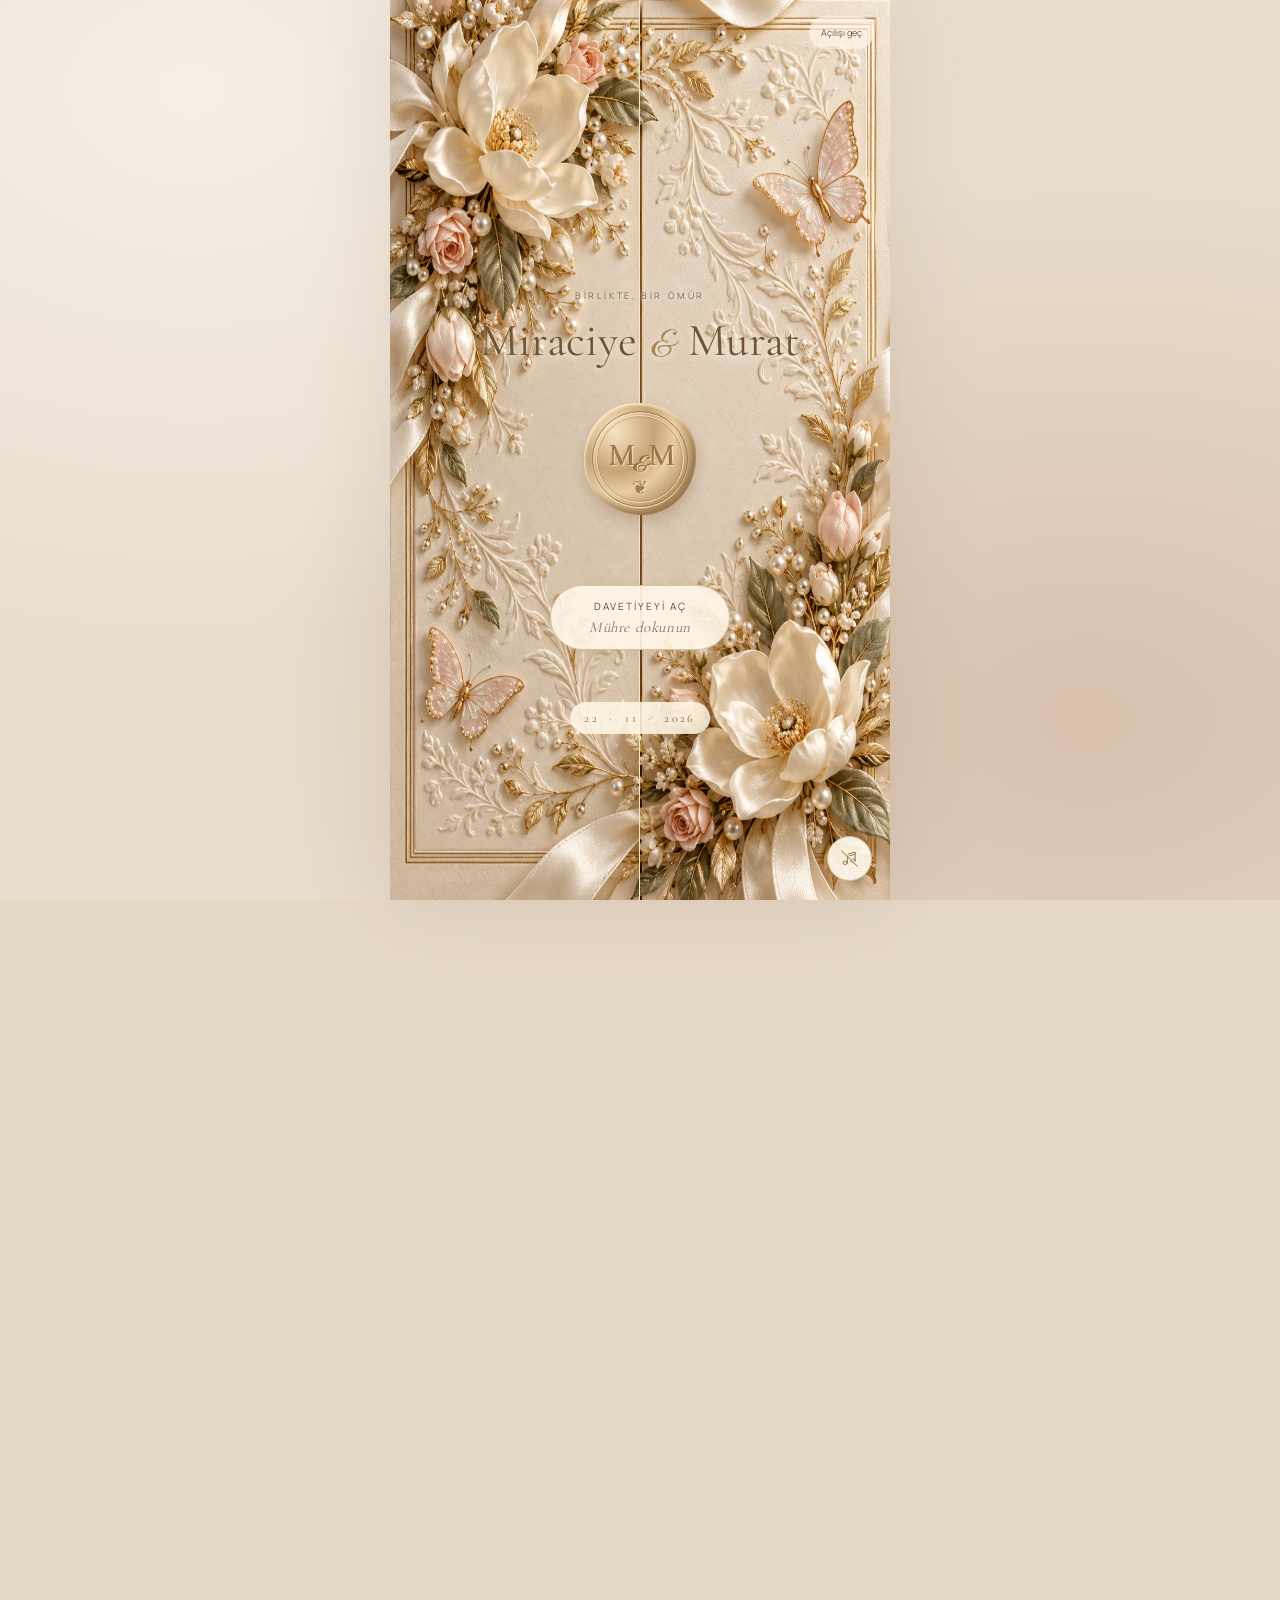
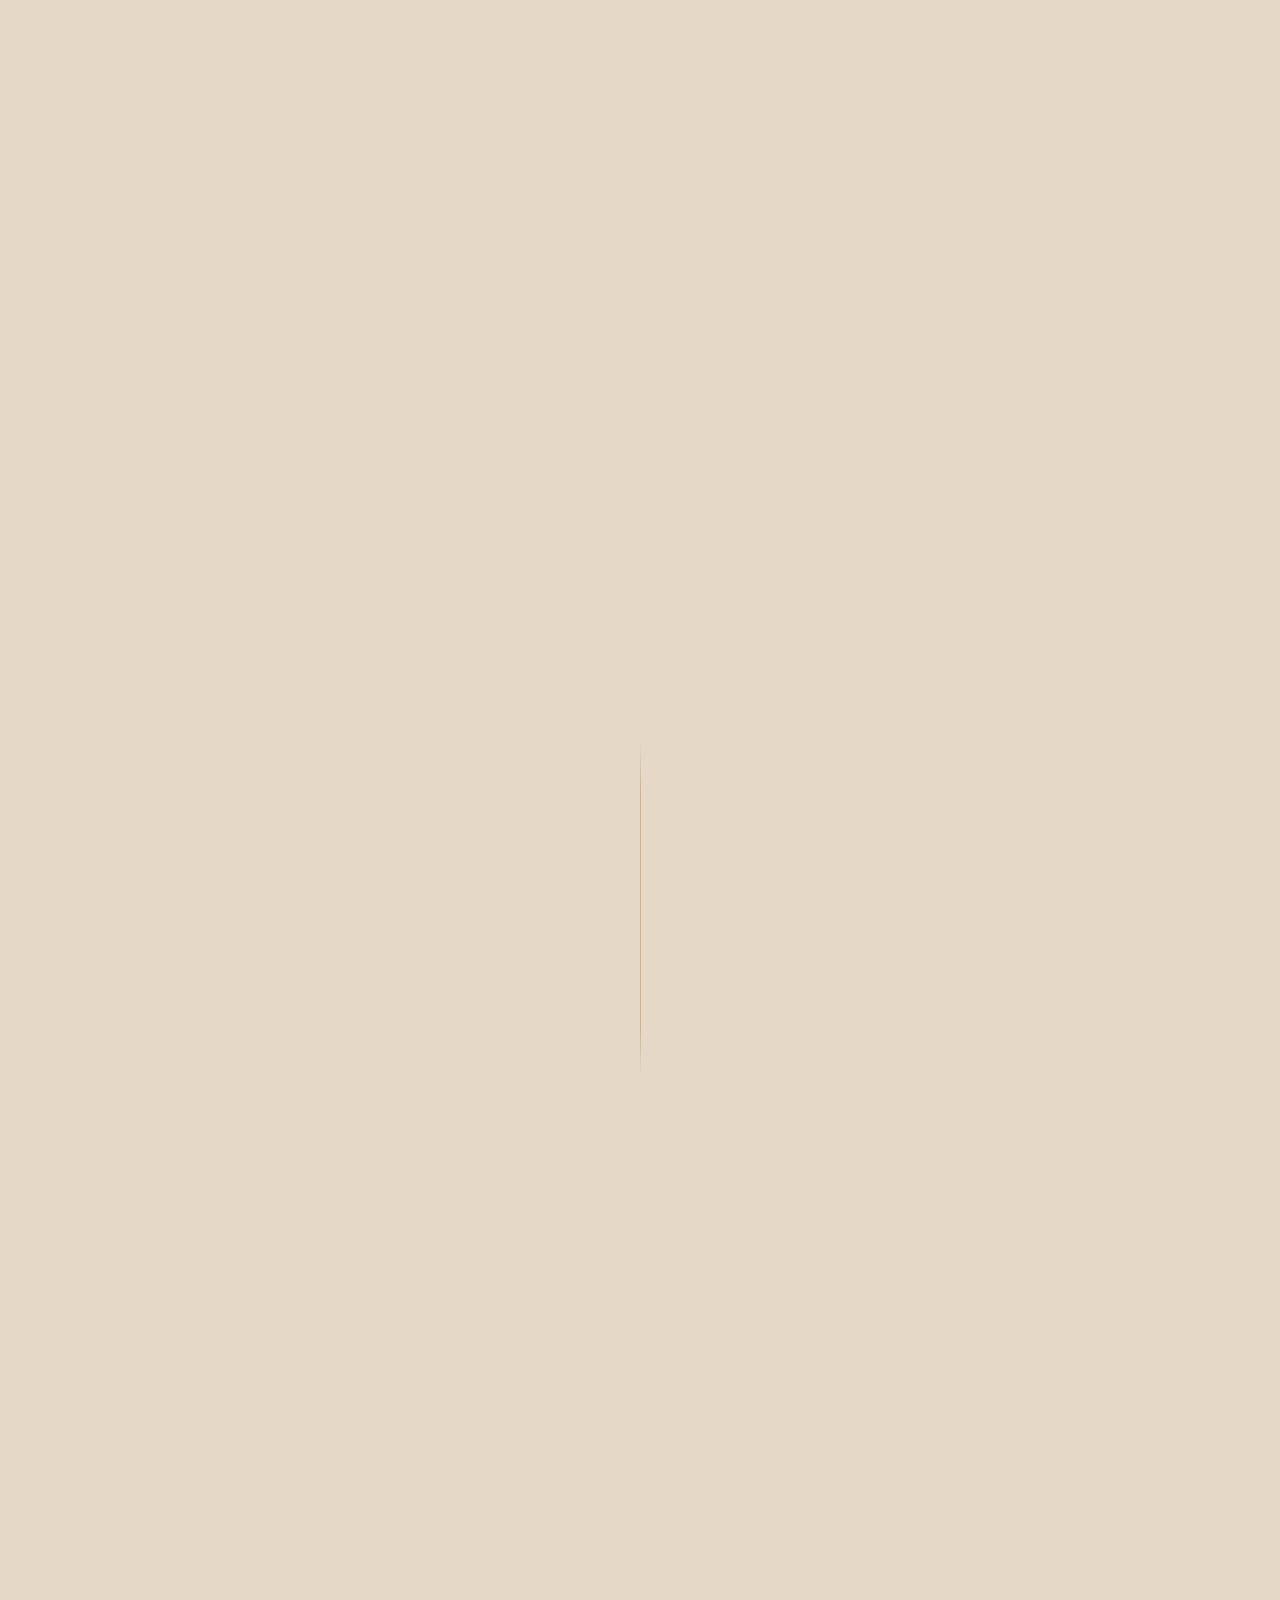
<file: index.html>
<!doctype html>
<html lang="tr">
<head>
  <meta charset="utf-8">
  <meta name="viewport" content="width=device-width, initial-scale=1, viewport-fit=cover">
  <meta name="theme-color" content="#f6eddf">
  <meta name="color-scheme" content="light">
  <meta name="description" content="22 Kasım 2026, Pazar · 16:00–20:00 · Nikâh 17:00. En güzel başlangıcımıza davetlisiniz.">
  <meta name="robots" content="noindex, follow">
  <meta name="format-detection" content="telephone=no">
  <title>Miraciye &amp; Murat | 22 Kasım 2026 · Davetlisiniz</title>
  <link rel="canonical" href="https://muratmiraciyedavetiyesi.github.io/">
  <meta property="og:type" content="website">
  <meta property="og:locale" content="tr_TR">
  <meta property="og:site_name" content="Miraciye &amp; Murat">
  <meta property="og:title" content="Miraciye &amp; Murat | 22 Kasım 2026 · Davetlisiniz">
  <meta property="og:description" content="22 Kasım 2026, Pazar · 16:00–20:00 · Nikâh 17:00. En güzel başlangıcımıza davetlisiniz.">
  <meta property="og:url" content="https://muratmiraciyedavetiyesi.github.io/?v=6">
  <meta name="image" content="https://muratmiraciyedavetiyesi.github.io/davetiye-paylasim-2026.jpg?v=6">
  <meta itemprop="image" content="https://muratmiraciyedavetiyesi.github.io/davetiye-paylasim-2026.jpg?v=6">
  <meta property="og:image" content="https://muratmiraciyedavetiyesi.github.io/davetiye-paylasim-2026.jpg?v=6">
  <meta property="og:image:secure_url" content="https://muratmiraciyedavetiyesi.github.io/davetiye-paylasim-2026.jpg?v=6">
  <meta property="og:image:width" content="1200">
  <meta property="og:image:height" content="630">
  <meta property="og:image:type" content="image/jpeg">
  <meta property="og:image:alt" content="Miraciye &amp; Murat — 22 Kasım 2026 düğün davetiyesi">
  <meta name="twitter:image:alt" content="Miraciye ve Murat düğün davetiyesi, 22 Kasım 2026">
  <meta name="twitter:card" content="summary_large_image">
  <meta name="twitter:title" content="Miraciye &amp; Murat | 22 Kasım 2026 · Davetlisiniz">
  <meta name="twitter:description" content="22 Kasım 2026, Pazar · 16:00–20:00 · Nikâh 17:00. En güzel başlangıcımıza davetlisiniz.">
  <meta name="twitter:image" content="https://muratmiraciyedavetiyesi.github.io/davetiye-paylasim-2026.jpg?v=6">
  <link rel="icon" type="image/svg+xml" href="./monogram.svg">
  <link rel="preload" href="./sealed-doors.webp" as="image" fetchpriority="high">
  <link rel="preload" href="./pearl-frame-v2.webp" as="image">
  <link rel="preload" href="./cormorant-garamond-400.woff2" as="font" type="font/woff2" crossorigin>
  <link rel="preload" href="./great-vibes-400.woff2" as="font" type="font/woff2" crossorigin>
  <link rel="stylesheet" href="./fonts.css">
  <link rel="stylesheet" href="./styles.css">
  <script>document.documentElement.classList.add('js');</script>
  <script src="./invitation-config.js?v=giris-25sn-6" defer></script>
  <script src="./app.js" defer></script>
</head>
<body>
  <svg class="svg-library" aria-hidden="true" xmlns="http://www.w3.org/2000/svg">
    <defs>
      <symbol id="i-down" viewBox="0 0 24 24"><path d="M12 4v15m-6-6 6 6 6-6"/></symbol>
      <symbol id="i-calendar" viewBox="0 0 24 24"><rect x="4" y="6" width="16" height="15" rx="2"/><path d="M8 3v6m8-6v6M4 12h16m-11 4h.01M13 16h.01M17 16h.01"/></symbol>
      <symbol id="i-pin" viewBox="0 0 24 24"><path d="M19 10c0 5-7 11-7 11S5 15 5 10a7 7 0 0 1 14 0Z"/><circle cx="12" cy="10" r="2.5"/></symbol>
      <symbol id="i-share" viewBox="0 0 24 24"><circle cx="18" cy="5" r="3"/><circle cx="6" cy="12" r="3"/><circle cx="18" cy="19" r="3"/><path d="m8.6 10.5 6.8-4m-6.8 7 6.8 4"/></symbol>
      <symbol id="i-music" viewBox="0 0 24 24"><path d="M9 18V6l11-3v12M9 9l11-3"/><ellipse cx="6" cy="18" rx="3" ry="2.5"/><ellipse cx="17" cy="15" rx="3" ry="2.5"/></symbol>
      <symbol id="i-soundoff" viewBox="0 0 24 24"><path d="m3 3 18 18M9 8v10m0-12 11-3v12m-3-2c-1.7 0-3 .9-3 2s1.3 2.5 3 2.5 3-1 3-2.5M9 18c0 1.4-1.3 2.5-3 2.5S3 19.4 3 18s1.3-2.5 3-2.5S9 16.6 9 18Z"/></symbol>
      <symbol id="i-close" viewBox="0 0 24 24"><path d="m6 6 12 12M6 18 18 6"/></symbol>
      <symbol id="i-copy" viewBox="0 0 24 24"><rect x="8" y="8" width="12" height="13" rx="2"/><path d="M16 8V5a2 2 0 0 0-2-2H5a2 2 0 0 0-2 2v9a2 2 0 0 0 2 2h3"/></symbol>
      <symbol id="i-heart" viewBox="0 0 24 24"><path d="M20.5 5.5a5.2 5.2 0 0 0-7.5 0L12 6.6l-1.1-1.1a5.2 5.2 0 0 0-7.4 7.3L12 21l8.5-8.2a5.2 5.2 0 0 0 0-7.3Z"/></symbol>
      <symbol id="i-whatsapp" viewBox="0 0 24 24"><path d="M21 11.6a9 9 0 0 1-13.3 8L3 21l1.4-4.6A9 9 0 1 1 21 11.6Z"/><path d="M8 7.5c-1 0-1.3 1.4-.9 2.6 1 2.8 3 4.7 5.8 5.7 1.2.4 2.7 0 2.7-1l-2.4-1.5-1.1.9a7.1 7.1 0 0 1-2.7-2.7l.8-1.2L8.8 7.5Z"/></symbol>
    </defs>
  </svg>

  <div class="ambient" aria-hidden="true"></div>
  <div class="paper-stage" aria-hidden="true"><div class="paper-art"></div><div class="paper-light"></div></div>
  <div class="butterflies" id="butterflies" aria-hidden="true"></div>

  <div class="gate" id="gate" role="dialog" aria-modal="true" aria-labelledby="gate-title">
    <div class="gate-door gate-door--left" aria-hidden="true"></div>
    <div class="gate-door gate-door--right" aria-hidden="true"></div>
    <div class="gate-glow" aria-hidden="true"></div>
    <div class="gate-title">
      <p class="eyebrow">BİRLİKTE, BİR ÖMÜR</p>
      <h1 id="gate-title">Miraciye <span>&amp;</span> Murat</h1>
    </div>
    <button class="wax-seal" id="open-invitation" aria-label="Miraciye ve Murat’ın davetiyesini aç">
      <span class="seal-rim" aria-hidden="true"></span>
      <span class="seal-mark" aria-hidden="true">M<span>&amp;</span>M</span>
      <span class="seal-sprig" aria-hidden="true">❦</span>
    </button>
    <button class="open-caption" id="open-caption">DAVETİYEYİ AÇ <span>Mühre dokunun</span></button>
    <p class="gate-date">22 <i>·</i> 11 <i>·</i> 2026</p>
    <button class="skip-intro" id="skip-intro">Açılışı geç</button>
  </div>

  <main id="invitation" tabindex="-1">
    <section class="scene scene--names" id="birlikte" aria-labelledby="names-title" data-scene="Birlikte">
      <div class="scene-content">
        <p class="eyebrow reveal">DÜĞÜNÜMÜZE DAVETLİSİNİZ</p>
        <div class="ornament reveal" aria-hidden="true"><span></span>✧<span></span></div>
        <h2 class="names" id="names-title"><span class="name-bride reveal">Miraciye</span><span class="names-and reveal">ve</span><span class="name-groom reveal">Murat</span></h2>
        <div class="ornament reveal" aria-hidden="true"><span></span>✧<span></span></div>
        <p class="hero-date reveal">22 KASIM 2026 <b>·</b> PAZAR</p>
        <p class="script-note reveal">Birlikte, bir ömür…</p>
      </div>
    </section>

    <section class="scene" id="ailelerimiz" aria-labelledby="family-title" data-scene="Ailelerimiz">
      <div class="scene-content">
        <p class="eyebrow reveal">SEVDİKLERİMİZLE BİRLİKTE</p>
        <h2 class="section-title reveal" id="family-title">Bir ömre <em>evet</em></h2>
        <div class="ornament reveal" aria-hidden="true"><span></span>♡<span></span></div>
        <p class="invitation-verse reveal">Hayatımızın en güzel başlangıcında,<br>ailelerimizle birlikte sizleri de<br>yanımızda görmekten<br>mutluluk duyarız.</p>
        <div class="family-names reveal">
          <p>SOYUÇOK<span>Ailesi</span></p>
          <span class="family-divider" aria-hidden="true">&amp;</span>
          <p>DURMUŞ<span>Ailesi</span></p>
        </div>
        <p class="script-note reveal">Mutluluğumuz sizinle tamam…</p>
      </div>
    </section>

    <section class="scene" id="tarih" aria-labelledby="date-title" data-scene="Tarih">
      <div class="scene-content">
        <p class="eyebrow reveal" id="date-title">O GÜNÜ BİRLİKTE HATIRLAYALIM</p>
        <div class="date-cameo reveal"><span class="date-day">22</span><span class="date-month">KASIM</span><span class="date-line" aria-hidden="true"></span><span class="date-year">2026</span></div>
        <p class="date-weekday reveal">PAZAR</p>
        <p class="time-range reveal">16:00 <span>—</span> 20:00</p>
        <p class="ceremony-note reveal">Nikâh <b>17:00</b></p>
        <button class="pill reveal" data-calendar><svg aria-hidden="true"><use href="#i-calendar"/></svg>Takvimine ekle</button>
      </div>
    </section>

    <section class="scene" id="geri-sayim" aria-labelledby="count-title" data-scene="Geri sayım">
      <div class="scene-content">
        <p class="eyebrow reveal">HER AN BİRAZ DAHA YAKIN</p>
        <h2 class="section-title reveal" id="count-title">Kavuşmaya kalan</h2>
        <div class="ornament reveal" aria-hidden="true"><span></span>✧<span></span></div>
        <div class="countdown reveal" role="timer" aria-label="Düğünün başlamasına kalan süre">
          <div class="count-days"><span id="count-days">22</span><span class="count-label">GÜN</span></div>
          <div class="count-clock"><div><span id="count-hours">00</span><span class="count-label">SAAT</span></div><i aria-hidden="true">:</i><div><span id="count-minutes">00</span><span class="count-label">DAKİKA</span></div><i aria-hidden="true">:</i><div><span id="count-seconds">00</span><span class="count-label">SANİYE</span></div></div>
        </div>
        <p class="count-message invitation-verse reveal" id="count-message">Bir gün, bir söz,<br>birlikte geçecek bir ömür.</p>
        <p class="script-note reveal">En güzel günümüze…</p>
      </div>
    </section>

    <section class="scene" id="program" aria-labelledby="program-title" data-scene="Günün akışı">
      <div class="scene-content">
        <p class="eyebrow reveal">22 KASIM 2026</p>
        <h2 class="section-title reveal" id="program-title">Günün akışı</h2>
        <div class="ornament reveal" aria-hidden="true"><span></span>✧<span></span></div>
        <ol class="timeline">
          <li class="reveal"><span class="timeline-pearl" aria-hidden="true"></span><time datetime="2026-11-22T16:00:00+03:00">16:00</time><h3>Buluşma</h3><p>Bu güzel günün başlangıcı</p></li>
          <li class="reveal"><span class="timeline-pearl" aria-hidden="true"></span><time datetime="2026-11-22T17:00:00+03:00">17:00</time><h3>Nikâh</h3><p>Bir ömürlük “evet”</p></li>
          <li class="reveal"><span class="timeline-pearl" aria-hidden="true"></span><time datetime="2026-11-22T20:00:00+03:00">20:00</time><h3>Günün sonu</h3><p>Birlikte biriktirdiğimiz anılarla</p></li>
        </ol>
      </div>
    </section>

    <section class="scene" id="konum" aria-labelledby="venue-title" data-scene="Buluşma yerimiz">
      <div class="scene-content">
        <p class="eyebrow reveal">AYNI YERDE, AYNI MUTLULUKTA</p>
        <h2 class="section-title reveal" id="venue-title">Buluşma yerimiz</h2>
        <div class="venue-cameo reveal" aria-hidden="true"><svg><use href="#i-pin"/></svg><span>22.11.2026</span></div>
        <h3 class="venue-name reveal" id="venue-name">Asrena Taşev</h3>
        <p class="venue-address reveal" id="venue-address">Selçuk Bey, 745. Sk. No:1, 20100 Denizli</p>
        <a class="pill reveal" id="maps-link" href="https://www.google.com/maps/" target="_blank" rel="noopener noreferrer" hidden><svg aria-hidden="true"><use href="#i-pin"/></svg>Google Haritalar’da aç</a>
        <p class="venue-pending reveal" id="venue-pending"><span aria-hidden="true">✧</span> Konum bilgisi yakında</p>
      </div>
    </section>

    <section class="scene scene--closing" id="davetlisiniz" aria-labelledby="closing-title" data-scene="Davetlisiniz">
      <div class="scene-content">
        <p class="eyebrow reveal">İYİ Kİ HAYATIMIZDASINIZ</p>
        <h2 class="closing-names reveal" id="closing-title">Miraciye<span>&amp;</span>Murat</h2>
        <div class="ornament reveal" aria-hidden="true"><span></span>♡<span></span></div>
        <p class="invitation-verse reveal">Bu özel günümüzde<br>yanımızda olmanız dileğiyle…</p>
        <p class="closing-date reveal">22 KASIM 2026 <span>PAZAR · 16:00–20:00</span></p>
        <div class="closing-actions reveal">
          <a class="pill pill--gold" id="whatsapp-link" href="https://wa.me/" target="_blank" rel="noopener noreferrer"><svg aria-hidden="true"><use href="#i-whatsapp"/></svg>WhatsApp’ta paylaş</a>
          <button class="text-button" id="copy-link"><svg aria-hidden="true"><use href="#i-copy"/></svg>Bağlantıyı kopyala</button>
          <a class="pill" id="rsvp-link" target="_blank" rel="noopener noreferrer" hidden>Katılımını bildir</a>
        </div>
        <button class="replay text-button reveal" id="replay">Açılışı yeniden izle</button>
      </div>
    </section>
  </main>

  <div class="bottom-tools" id="bottom-tools" hidden>
    <span class="scene-counter" aria-label="Bölüm"><span id="scene-current">01</span><i>/</i>07</span>
    <button class="scroll-cue" id="next-scene"><span id="scroll-label">Aşağı kaydır</span><svg aria-hidden="true"><use href="#i-down"/></svg></button>
  </div>
  <button class="music-toggle" id="music-toggle" aria-label="Fon müziğini aç" aria-pressed="false" title="Fon müziğini aç"><svg aria-hidden="true"><use href="#i-music"/></svg><span class="music-slash" aria-hidden="true"></span><span class="music-waves" aria-hidden="true"><i></i><i></i><i></i></span></button>

  <dialog class="calendar-dialog" id="calendar-dialog" aria-labelledby="calendar-heading">
    <button class="dialog-close" id="close-calendar" aria-label="Takvim penceresini kapat"><svg aria-hidden="true"><use href="#i-close"/></svg></button>
    <svg class="dialog-icon" aria-hidden="true"><use href="#i-calendar"/></svg>
    <p class="eyebrow">BU GÜN SİZİN DE TAKVİMİNİZDE OLSUN</p>
    <h2 id="calendar-heading">22 Kasım 2026</h2>
    <p>Pazar · 16:00–20:00<br><span>Nikâh · 17:00</span></p>
    <a class="pill pill--gold" id="google-calendar" target="_blank" rel="noopener noreferrer">Google Takvim’e ekle</a>
    <a class="pill" href="./miraciye-murat.ics" download="Miraciye-Murat.ics">iPhone / Outlook · Takvim dosyası</a>
  </dialog>
  <div class="toast" id="toast" role="status" aria-live="polite"></div>
  <audio id="background-music" loop preload="none"></audio>
  <noscript><p class="noscript-note">Animasyonlar ve canlı geri sayım için tarayıcınızda JavaScript’i etkinleştirebilirsiniz. Davetiye bilgilerimiz aşağıda yer alıyor.</p></noscript>
</body>
</html>
</file>
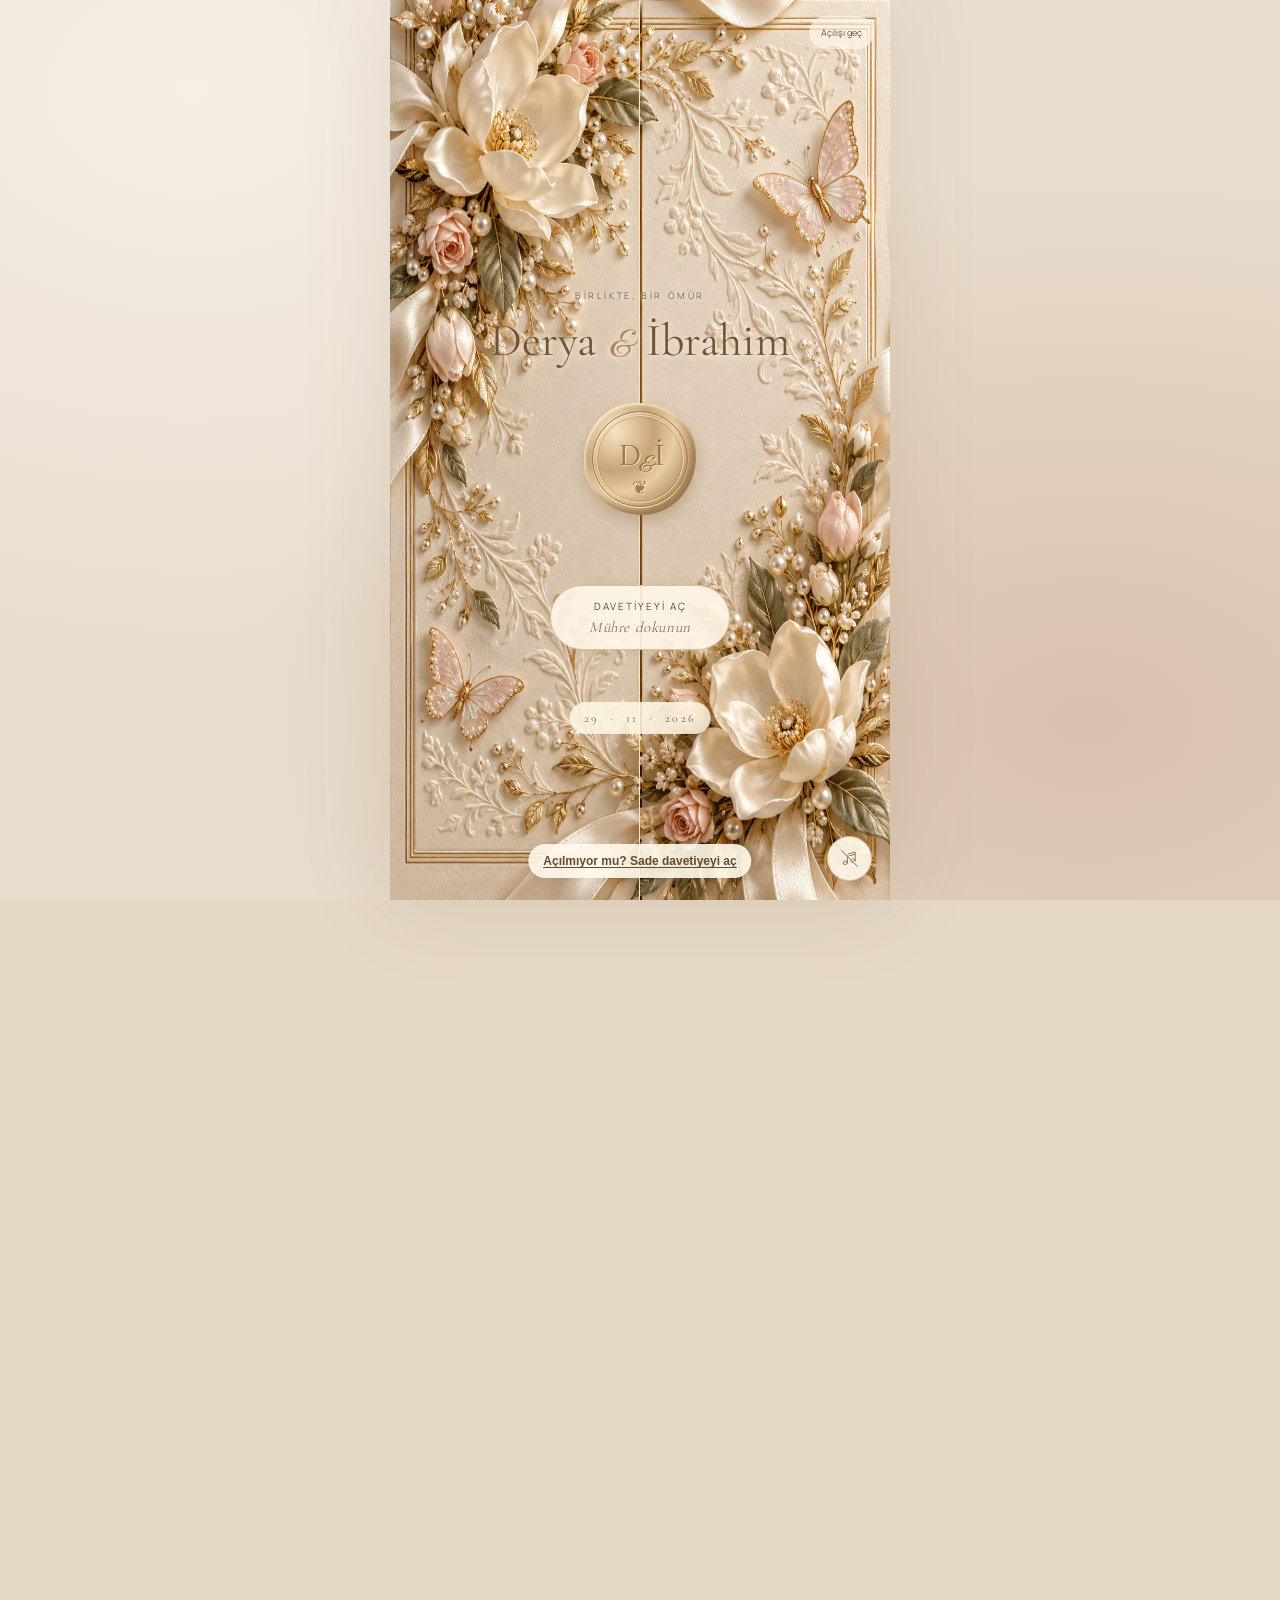
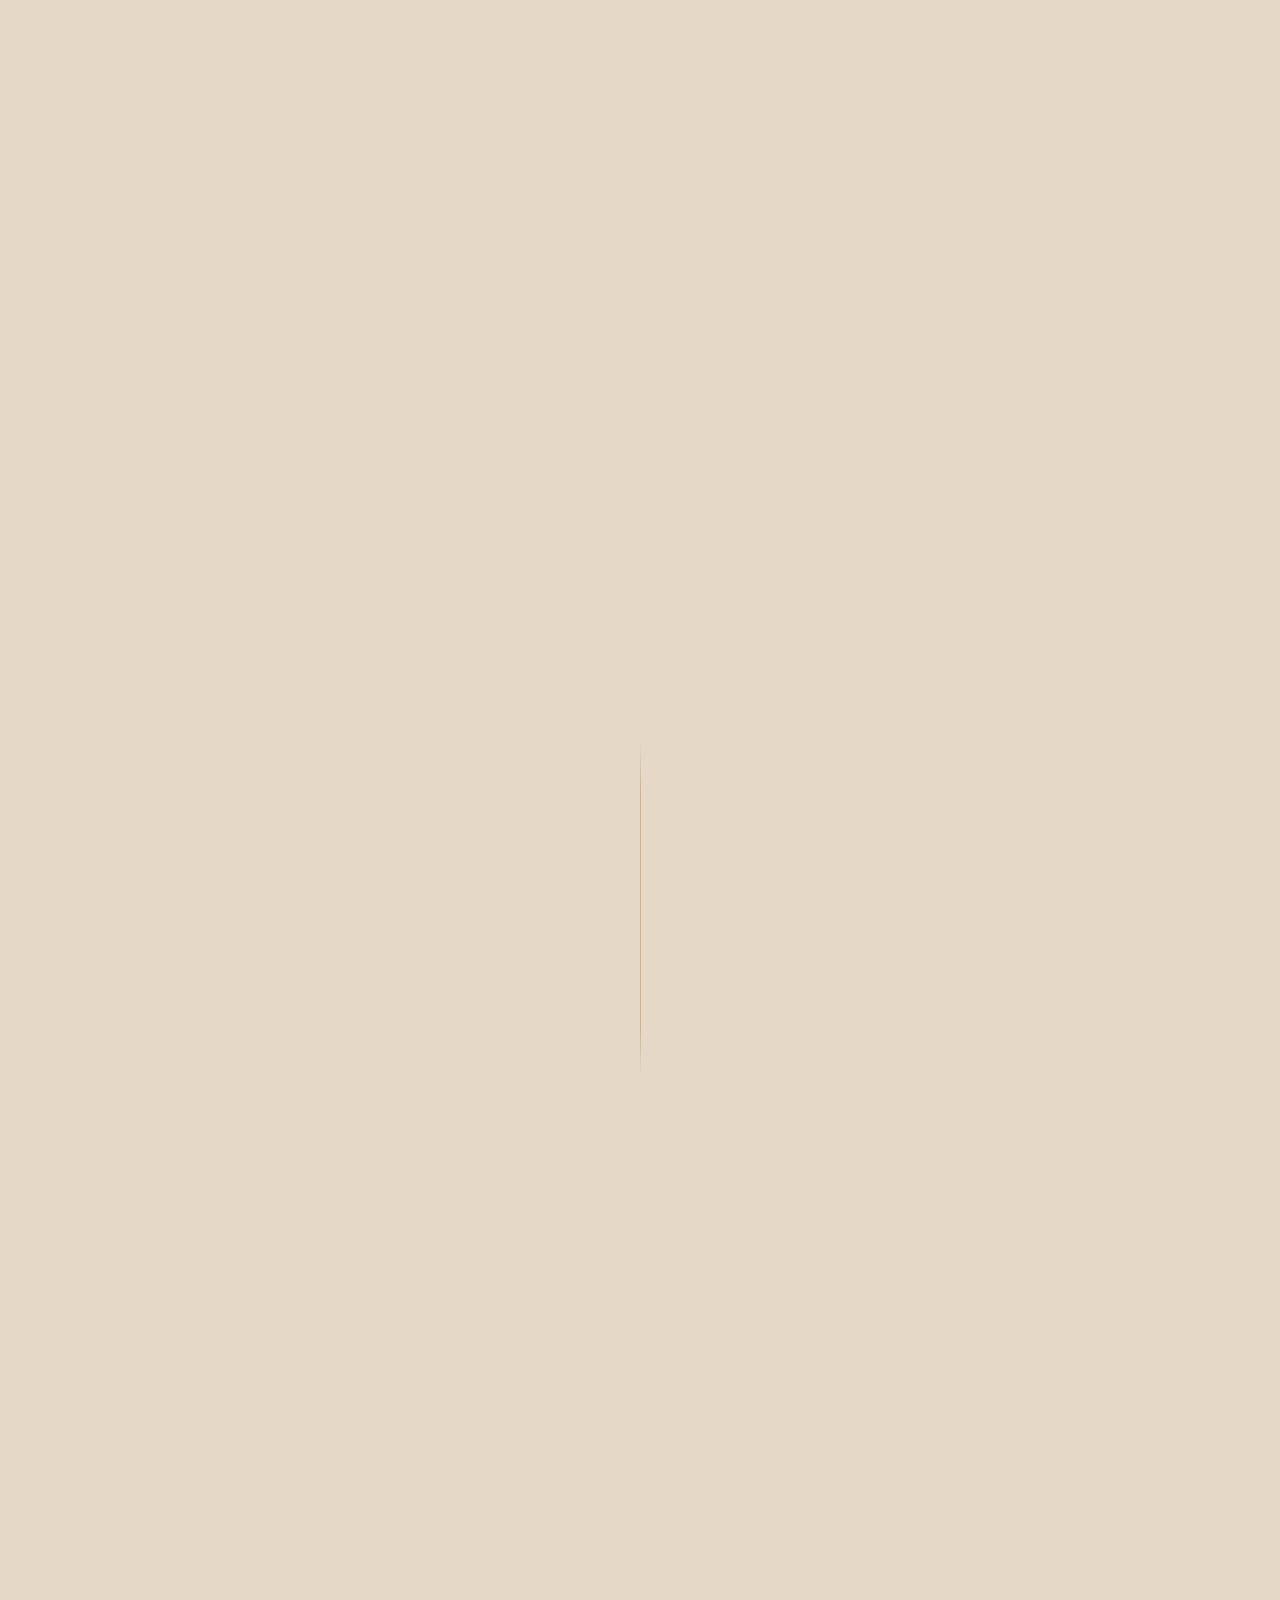
<file: deryaibrahimdavetiye/index.html>
<!doctype html>
<html lang="tr">
<head>
  <meta charset="utf-8">
  <meta name="viewport" content="width=device-width, initial-scale=1, viewport-fit=cover">
  <meta name="theme-color" content="#f6eddf">
  <meta name="color-scheme" content="light">
  <meta name="description" content="Mutluluk gele dursun, dostlara haber olsun. Düğünümüz var bugün, bizi sevenler buyursun. 29 Kasım 2026 · Nikâh 19:00 · Asrena Taşev.">
  <meta name="robots" content="index, follow">
  <meta name="format-detection" content="telephone=no">
  <title>Derya &amp; İbrahim | 29 Kasım 2026 · Davetlisiniz</title>
  <link rel="canonical" href="https://muratmiraciyedavetiyesi.github.io/deryaibrahimdavetiye/">
  <meta property="og:type" content="website">
  <meta property="og:locale" content="tr_TR">
  <meta property="og:site_name" content="Derya &amp; İbrahim | Düğün Davetiyesi">
  <meta property="og:title" content="Derya &amp; İbrahim | 29 Kasım 2026 · Davetlisiniz">
  <meta property="og:description" content="Mutluluk gele dursun, dostlara haber olsun. Düğünümüz var bugün, bizi sevenler buyursun. 29 Kasım 2026 · Nikâh 19:00 · Asrena Taşev.">
  <meta property="og:url" content="https://muratmiraciyedavetiyesi.github.io/deryaibrahimdavetiye/?v=4">
  <meta name="image" content="https://muratmiraciyedavetiyesi.github.io/deryaibrahimdavetiye/davetiye-paylasim.jpg?v=4">
  <meta itemprop="image" content="https://muratmiraciyedavetiyesi.github.io/deryaibrahimdavetiye/davetiye-paylasim.jpg?v=4">
  <meta property="og:image" content="https://muratmiraciyedavetiyesi.github.io/deryaibrahimdavetiye/davetiye-paylasim.jpg?v=4">
  <meta property="og:image:secure_url" content="https://muratmiraciyedavetiyesi.github.io/deryaibrahimdavetiye/davetiye-paylasim.jpg?v=4">
  <meta property="og:image:width" content="1200">
  <meta property="og:image:height" content="630">
  <meta property="og:image:type" content="image/jpeg">
  <meta property="og:image:alt" content="Derya ile İbrahim, 29 Kasım 2026 Pazar, Nikâh 19:00, Asrena Taşev Denizli">
  
  <meta name="twitter:image:alt" content="Derya ve İbrahim düğün davetiyesi, 29 Kasım 2026">
  <meta name="twitter:card" content="summary_large_image">
  <meta name="twitter:title" content="Derya &amp; İbrahim | 29 Kasım 2026 · Davetlisiniz">
  <meta name="twitter:description" content="Mutluluk gele dursun, dostlara haber olsun. Düğünümüz var bugün, bizi sevenler buyursun. 29 Kasım 2026 · Nikâh 19:00 · Asrena Taşev.">
  <meta name="twitter:image" content="https://muratmiraciyedavetiyesi.github.io/deryaibrahimdavetiye/davetiye-paylasim.jpg?v=4">
  <link rel="icon" type="image/svg+xml" href="./monogram.svg">
  <link rel="preload" href="./sealed-doors.webp" as="image" fetchpriority="high">
  <link rel="preload" href="./pearl-frame-v2.webp" as="image">
  <link rel="preload" href="./cormorant-garamond-400.woff2" as="font" type="font/woff2" crossorigin>
  <link rel="preload" href="./great-vibes-400.woff2" as="font" type="font/woff2" crossorigin>
  <link rel="stylesheet" href="./fonts.css">
  <link rel="stylesheet" href="./styles.css">
  <script>document.documentElement.classList.add('js');</script>
  <script src="./invitation-config.js?v=derya-ibrahim-20261129" defer></script>
  <script src="./app.js" defer></script>
</head>
<body>
  <svg class="svg-library" aria-hidden="true" xmlns="http://www.w3.org/2000/svg">
    <defs>
      <symbol id="i-down" viewBox="0 0 24 24"><path d="M12 4v15m-6-6 6 6 6-6"/></symbol>
      <symbol id="i-calendar" viewBox="0 0 24 24"><rect x="4" y="6" width="16" height="15" rx="2"/><path d="M8 3v6m8-6v6M4 12h16m-11 4h.01M13 16h.01M17 16h.01"/></symbol>
      <symbol id="i-pin" viewBox="0 0 24 24"><path d="M19 10c0 5-7 11-7 11S5 15 5 10a7 7 0 0 1 14 0Z"/><circle cx="12" cy="10" r="2.5"/></symbol>
      <symbol id="i-share" viewBox="0 0 24 24"><circle cx="18" cy="5" r="3"/><circle cx="6" cy="12" r="3"/><circle cx="18" cy="19" r="3"/><path d="m8.6 10.5 6.8-4m-6.8 7 6.8 4"/></symbol>
      <symbol id="i-music" viewBox="0 0 24 24"><path d="M9 18V6l11-3v12M9 9l11-3"/><ellipse cx="6" cy="18" rx="3" ry="2.5"/><ellipse cx="17" cy="15" rx="3" ry="2.5"/></symbol>
      <symbol id="i-soundoff" viewBox="0 0 24 24"><path d="m3 3 18 18M9 8v10m0-12 11-3v12m-3-2c-1.7 0-3 .9-3 2s1.3 2.5 3 2.5 3-1 3-2.5M9 18c0 1.4-1.3 2.5-3 2.5S3 19.4 3 18s1.3-2.5 3-2.5S9 16.6 9 18Z"/></symbol>
      <symbol id="i-close" viewBox="0 0 24 24"><path d="m6 6 12 12M6 18 18 6"/></symbol>
      <symbol id="i-copy" viewBox="0 0 24 24"><rect x="8" y="8" width="12" height="13" rx="2"/><path d="M16 8V5a2 2 0 0 0-2-2H5a2 2 0 0 0-2 2v9a2 2 0 0 0 2 2h3"/></symbol>
      <symbol id="i-heart" viewBox="0 0 24 24"><path d="M20.5 5.5a5.2 5.2 0 0 0-7.5 0L12 6.6l-1.1-1.1a5.2 5.2 0 0 0-7.4 7.3L12 21l8.5-8.2a5.2 5.2 0 0 0 0-7.3Z"/></symbol>
      <symbol id="i-whatsapp" viewBox="0 0 24 24"><path d="M21 11.6a9 9 0 0 1-13.3 8L3 21l1.4-4.6A9 9 0 1 1 21 11.6Z"/><path d="M8 7.5c-1 0-1.3 1.4-.9 2.6 1 2.8 3 4.7 5.8 5.7 1.2.4 2.7 0 2.7-1l-2.4-1.5-1.1.9a7.1 7.1 0 0 1-2.7-2.7l.8-1.2L8.8 7.5Z"/></symbol>
    </defs>
  </svg>

  <div class="ambient" aria-hidden="true"></div>
  <div class="paper-stage" aria-hidden="true"><div class="paper-art"></div><div class="paper-light"></div></div>
  <div class="butterflies" id="butterflies" aria-hidden="true"></div>

  <div class="gate" id="gate" role="dialog" aria-modal="true" aria-labelledby="gate-title">
    <div class="gate-door gate-door--left" aria-hidden="true"></div>
    <div class="gate-door gate-door--right" aria-hidden="true"></div>
    <div class="gate-glow" aria-hidden="true"></div>
    <div class="gate-title">
      <p class="eyebrow">BİRLİKTE, BİR ÖMÜR</p>
      <h1 id="gate-title">Derya <span>&amp;</span> İbrahim</h1>
    </div>
    <button class="wax-seal" id="open-invitation" aria-label="Derya ve İbrahim’ın davetiyesini aç">
      <span class="seal-rim" aria-hidden="true"></span>
      <span class="seal-mark" aria-hidden="true">D<span>&amp;</span>İ</span>
      <span class="seal-sprig" aria-hidden="true">❦</span>
    </button>
    <button class="open-caption" id="open-caption">DAVETİYEYİ AÇ <span>Mühre dokunun</span></button>
    <p class="gate-date">29 <i>·</i> 11 <i>·</i> 2026</p>
    <button class="skip-intro" id="skip-intro">Açılışı geç</button>
    <a class="gate-simple-link" href="./sade.html">Açılmıyor mu? Sade davetiyeyi aç</a>
  </div>

  <main id="invitation" tabindex="-1">
    <section class="scene scene--names" id="birlikte" aria-labelledby="names-title" data-scene="Birlikte">
      <div class="scene-content">
        <p class="eyebrow reveal">DÜĞÜNÜMÜZE DAVETLİSİNİZ</p>
        <div class="ornament reveal" aria-hidden="true"><span></span>✧<span></span></div>
        <h2 class="names" id="names-title"><span class="name-bride reveal">Derya</span><span class="names-and reveal">ve</span><span class="name-groom reveal">İbrahim</span></h2>
        <div class="ornament reveal" aria-hidden="true"><span></span>✧<span></span></div>
        <p class="hero-date reveal">29 KASIM 2026 <b>·</b> PAZAR</p>
        <p class="script-note reveal">Birlikte, bir ömür…</p>
      </div>
    </section>

    <section class="scene" id="ailelerimiz" aria-labelledby="family-title" data-scene="Ailelerimiz">
      <div class="scene-content">
        <p class="eyebrow reveal">SEVDİKLERİMİZLE BİRLİKTE</p>
        <h2 class="section-title reveal" id="family-title">Bir ömre <em>evet</em></h2>
        <div class="ornament reveal" aria-hidden="true"><span></span>♡<span></span></div>
        <p class="invitation-verse reveal">Mutluluk gele dursun,<br>dostlara haber olsun.<br>Düğünümüz var bugün,<br>bizi sevenler buyursun.</p>
        <div class="family-names reveal">
          <p>VERME<span>Ailesi</span></p>
          <span class="family-divider" aria-hidden="true">&amp;</span>
          <p>MİHMAK<span>Ailesi</span></p>
        </div>
        <p class="script-note reveal">Mutluluğumuz sizinle tamam…</p>
      </div>
    </section>

    <section class="scene" id="tarih" aria-labelledby="date-title" data-scene="Tarih">
      <div class="scene-content">
        <p class="eyebrow reveal" id="date-title">O GÜNÜ BİRLİKTE HATIRLAYALIM</p>
        <div class="date-cameo reveal"><span class="date-day">29</span><span class="date-month">KASIM</span><span class="date-line" aria-hidden="true"></span><span class="date-year">2026</span></div>
        <p class="date-weekday reveal">PAZAR</p>
        <p class="time-range reveal">18:00 <span>—</span> 22:00</p>
        <p class="ceremony-note reveal">Nikâh <b>19:00</b></p>
        <button class="pill reveal" data-calendar><svg aria-hidden="true"><use href="#i-calendar"/></svg>Takvimine ekle</button>
      </div>
    </section>

    <section class="scene" id="geri-sayim" aria-labelledby="count-title" data-scene="Geri sayım">
      <div class="scene-content">
        <p class="eyebrow reveal">HER AN BİRAZ DAHA YAKIN</p>
        <h2 class="section-title reveal" id="count-title">Kavuşmaya kalan</h2>
        <div class="ornament reveal" aria-hidden="true"><span></span>✧<span></span></div>
        <div class="countdown reveal" role="timer" aria-label="Düğünün başlamasına kalan süre">
          <div class="count-days"><span id="count-days">10</span><span class="count-label">GÜN</span></div>
          <div class="count-clock"><div><span id="count-hours">00</span><span class="count-label">SAAT</span></div><i aria-hidden="true">:</i><div><span id="count-minutes">00</span><span class="count-label">DAKİKA</span></div><i aria-hidden="true">:</i><div><span id="count-seconds">00</span><span class="count-label">SANİYE</span></div></div>
        </div>
        <p class="count-message invitation-verse reveal" id="count-message">Bir gün, bir söz,<br>birlikte geçecek bir ömür.</p>
        <p class="script-note reveal">En güzel günümüze…</p>
      </div>
    </section>

    <section class="scene" id="program" aria-labelledby="program-title" data-scene="Günün akışı">
      <div class="scene-content">
        <p class="eyebrow reveal">29 KASIM 2026</p>
        <h2 class="section-title reveal" id="program-title">Günün akışı</h2>
        <div class="ornament reveal" aria-hidden="true"><span></span>✧<span></span></div>
        <ol class="timeline">
          <li class="reveal"><span class="timeline-pearl" aria-hidden="true"></span><time datetime="2026-11-29T18:00:00+03:00">18:00</time><h3>Eğlence başlıyor</h3><p>Sevdiklerimizle buluşma</p></li>
          <li class="reveal"><span class="timeline-pearl" aria-hidden="true"></span><time datetime="2026-11-29T19:00:00+03:00">19:00</time><h3>Nikâh</h3><p>Bir ömürlük “evet”</p></li>
          <li class="reveal"><span class="timeline-pearl" aria-hidden="true"></span><time datetime="2026-11-29T22:00:00+03:00">22:00</time><h3>Günün sonu</h3><p>Birlikte biriktirdiğimiz anılarla</p></li>
        </ol>
      </div>
    </section>

    <section class="scene" id="konum" aria-labelledby="venue-title" data-scene="Buluşma yerimiz">
      <div class="scene-content">
        <p class="eyebrow reveal">AYNI YERDE, AYNI MUTLULUKTA</p>
        <h2 class="section-title reveal" id="venue-title">Buluşma yerimiz</h2>
        <div class="venue-cameo reveal" aria-hidden="true"><svg><use href="#i-pin"/></svg><span>29.11.2026</span></div>
        <h3 class="venue-name reveal" id="venue-name">Asrena Taşev</h3>
        <p class="venue-address reveal" id="venue-address">Selçuk Bey, 745. Sk. No:1, 20100 Denizli</p>
        <a class="pill reveal" id="maps-link" href="https://www.google.com/maps/" target="_blank" rel="noopener noreferrer" hidden><svg aria-hidden="true"><use href="#i-pin"/></svg>Google Haritalar’da aç</a>
        <p class="venue-pending reveal" id="venue-pending"><span aria-hidden="true">✧</span> Konum bilgisi yakında</p>
      </div>
    </section>

    <section class="scene scene--closing" id="davetlisiniz" aria-labelledby="closing-title" data-scene="Davetlisiniz">
      <div class="scene-content">
        <p class="eyebrow reveal">İYİ Kİ HAYATIMIZDASINIZ</p>
        <h2 class="closing-names reveal" id="closing-title">Derya<span>&amp;</span>İbrahim</h2>
        <div class="ornament reveal" aria-hidden="true"><span></span>♡<span></span></div>
        <p class="invitation-verse reveal">Mutluluk gele dursun,<br>dostlara haber olsun.<br>Düğünümüz var bugün,<br>bizi sevenler buyursun.</p>
        <p class="closing-date reveal">29 KASIM 2026 <span>PAZAR · 18:00–22:00</span></p>
        <div class="closing-actions reveal">
          <a class="pill pill--gold" id="whatsapp-link" href="https://wa.me/" target="_blank" rel="noopener noreferrer"><svg aria-hidden="true"><use href="#i-whatsapp"/></svg>WhatsApp’ta paylaş</a>
          <button class="text-button" id="copy-link"><svg aria-hidden="true"><use href="#i-copy"/></svg>Bağlantıyı kopyala</button>
          <a class="pill" id="rsvp-link" target="_blank" rel="noopener noreferrer" hidden>Katılımını bildir</a>
        </div>
        <button class="replay text-button reveal" id="replay">Açılışı yeniden izle</button>
      </div>
    </section>
  </main>

  <div class="bottom-tools" id="bottom-tools" hidden>
    <span class="scene-counter" aria-label="Bölüm"><span id="scene-current">01</span><i>/</i>07</span>
    <button class="scroll-cue" id="next-scene"><span id="scroll-label">Aşağı kaydır</span><svg aria-hidden="true"><use href="#i-down"/></svg></button>
  </div>
  <button class="music-toggle" id="music-toggle" aria-label="Fon müziğini aç" aria-pressed="false" title="Fon müziğini aç"><svg aria-hidden="true"><use href="#i-music"/></svg><span class="music-slash" aria-hidden="true"></span><span class="music-waves" aria-hidden="true"><i></i><i></i><i></i></span></button>

  <dialog class="calendar-dialog" id="calendar-dialog" aria-labelledby="calendar-heading">
    <button class="dialog-close" id="close-calendar" aria-label="Takvim penceresini kapat"><svg aria-hidden="true"><use href="#i-close"/></svg></button>
    <svg class="dialog-icon" aria-hidden="true"><use href="#i-calendar"/></svg>
    <p class="eyebrow">BU GÜN SİZİN DE TAKVİMİNİZDE OLSUN</p>
    <h2 id="calendar-heading">29 Kasım 2026</h2>
    <p>Pazar · 18:00–22:00<br><span>Nikâh · 19:00</span></p>
    <a class="pill pill--gold" id="google-calendar" target="_blank" rel="noopener noreferrer">Google Takvim’e ekle</a>
    <a class="pill" href="./derya-ibrahim.ics" download="Derya-İbrahim.ics">iPhone / Outlook · Takvim dosyası</a>
  </dialog>
  <div class="toast" id="toast" role="status" aria-live="polite"></div>
  <audio id="background-music" loop preload="none"></audio>
  <noscript><p class="noscript-note">Animasyonlar ve canlı geri sayım için tarayıcınızda JavaScript’i etkinleştirebilirsiniz. Davetiye bilgilerimiz aşağıda yer alıyor.</p></noscript>
</body>
</html>
</file>
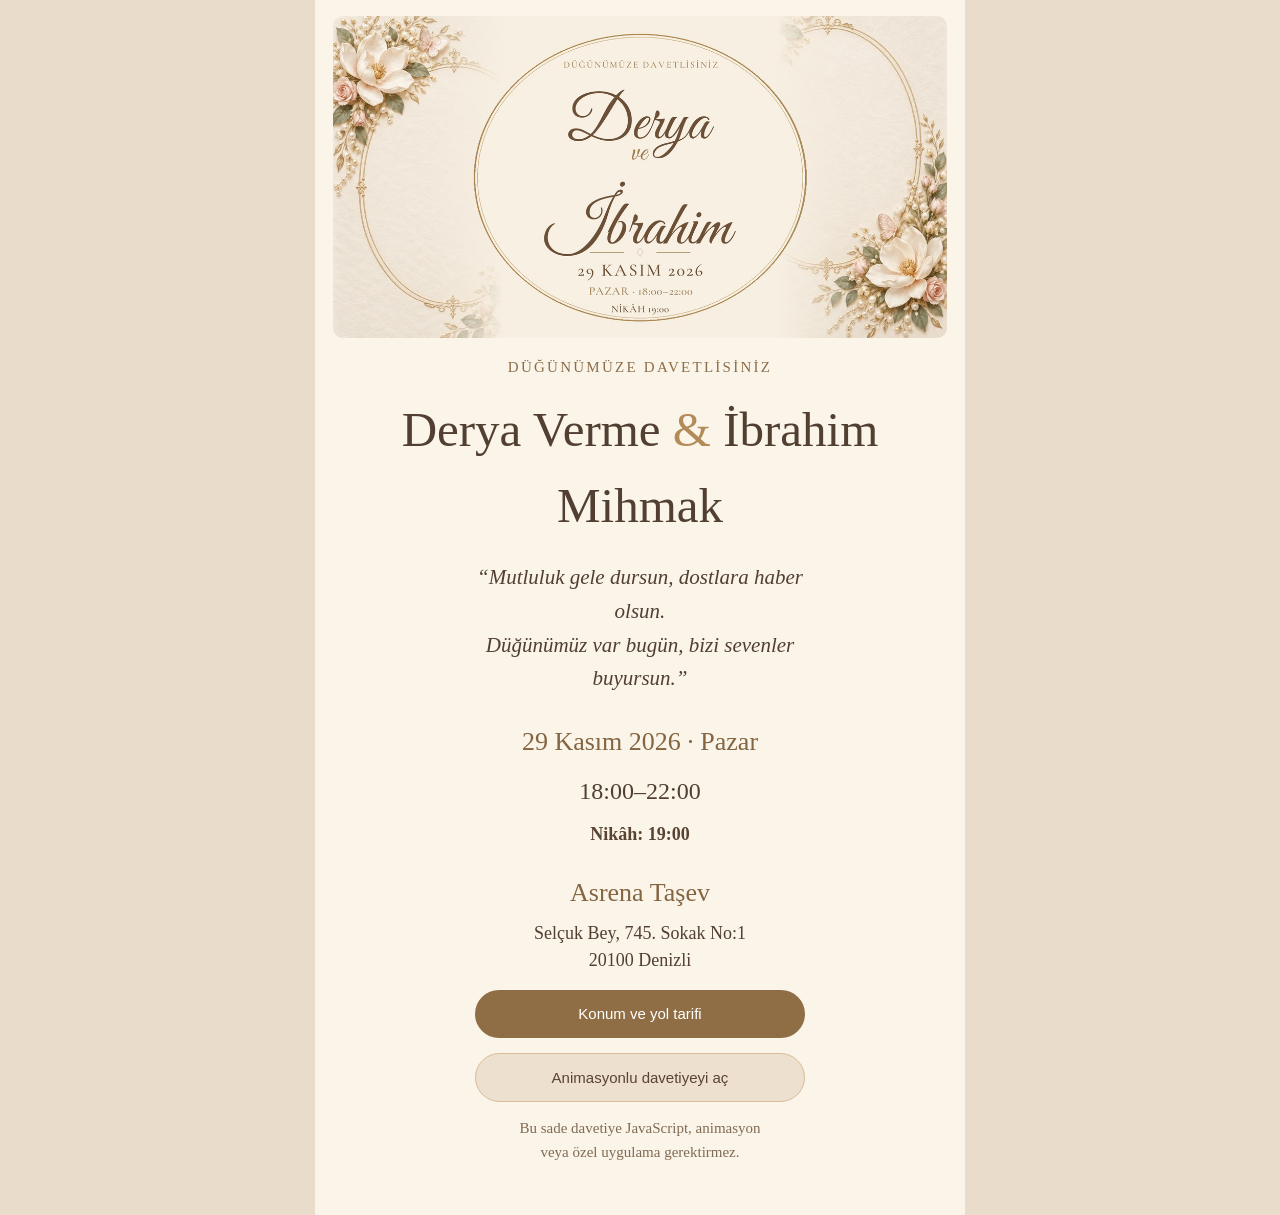
<file: deryaibrahimdavetiye/sade.html>
<!doctype html>
<html lang="tr">
<head>
<meta charset="utf-8">
<meta name="viewport" content="width=device-width,initial-scale=1">
<meta name="theme-color" content="#fbf4e8">
<meta name="description" content="Derya Verme ve İbrahim Mihmak düğünü. 29 Kasım 2026, eğlence 18:00–22:00, nikâh 19:00, Asrena Taşev, Denizli.">
<meta property="og:type" content="website">
<meta property="og:title" content="Derya & İbrahim — 29 Kasım 2026">
<meta property="og:description" content="Nikâh 19:00 · Eğlence 18:00–22:00 · Asrena Taşev, Denizli">
<meta property="og:image" content="https://deryaibrahimdavetiye.vercel.app/davetiye-paylasim.jpg">
<title>Derya & İbrahim | Düğün Davetiyesi</title>
<style>
*{box-sizing:border-box}html{-webkit-text-size-adjust:100%}body{margin:0;background:#e9dcca;color:#513f32;font-family:Georgia,"Times New Roman",serif;font-size:18px;line-height:1.55}
main{max-width:650px;margin:0 auto;min-height:100vh;background:#fbf4e8;padding:16px 18px 40px;text-align:center}
img{max-width:100%;height:auto;display:block;margin:0 auto 18px;border-radius:10px}
small{display:block;letter-spacing:.15em;color:#8c6e4a}h1{font-size:clamp(32px,7vw,49px);font-weight:400;margin:12px 0 8px}h2{font-size:26px;margin:24px 0 6px;color:#846542;font-weight:400}
p{margin:11px auto;max-width:36ch}.quote{font-style:italic;font-size:21px;margin:18px auto 26px;line-height:1.6}
strong{color:#594333}.date{font-size:24px}.button{display:block;margin:15px auto;padding:14px 18px;max-width:330px;background:#8f6e45;color:#fff;border-radius:35px;font-family:Arial,sans-serif;font-size:15px;text-decoration:none;line-height:1.3}
.button.alt{background:#eee0ce;color:#594333;border:1px solid #d6bc98}
address{font-style:normal}a:focus-visible{outline:3px solid #805b30;outline-offset:3px}
</style>
</head>
<body><main>
<img src="./davetiye-paylasim.jpg" width="1200" height="630" alt="Derya ve İbrahim düğün davetiyesi: 29 Kasım 2026" loading="eager">
<small>DÜĞÜNÜMÜZE DAVETLİSİNİZ</small>
<h1>Derya Verme <span style="color:#b38b58">&amp;</span> İbrahim Mihmak</h1>
<p class="quote">“Mutluluk gele dursun, dostlara haber olsun.<br>Düğünümüz var bugün, bizi sevenler buyursun.”</p>
<h2>29 Kasım 2026 · Pazar</h2>
<p class="date">18:00–22:00</p><p><strong>Nikâh: 19:00</strong></p>
<h2>Asrena Taşev</h2>
<address>Selçuk Bey, 745. Sokak No:1<br>20100 Denizli</address>
<a class="button" target="_blank" rel="noopener" href="https://www.google.com/maps/search/?api=1&amp;query=Asrena%20Ta%C5%9Fev%20Sel%C3%A7uk%20Bey%20745%20Sk%20No%201%20Denizli">Konum ve yol tarifi</a>
<a class="button alt" href="./">Animasyonlu davetiyeyi aç</a>
<p style="font-size:15px;color:#806b54">Bu sade davetiye JavaScript, animasyon veya özel uygulama gerektirmez.</p>
</main></body></html>
</file>
<file: fonts.css>
@font-face{font-family:"Cormorant Garamond";font-style:normal;font-weight:400;font-display:swap;src:url("./cormorant-garamond-400.woff2") format("woff2")}
@font-face{font-family:"Cormorant Garamond";font-style:normal;font-weight:500;font-display:swap;src:url("./cormorant-garamond-500.woff2") format("woff2")}
@font-face{font-family:"Great Vibes";font-style:normal;font-weight:400;font-display:swap;src:url("./great-vibes-400.woff2") format("woff2")}
@font-face{font-family:"Manrope";font-style:normal;font-weight:400;font-display:swap;src:url("./manrope-400.woff2") format("woff2")}
</file>
<file: styles.css>
:root{--paper:#f7efe2;--ink:#5d4d3c;--muted:#786651;--gold:#aa8656;--light-gold:#d8bc8d;--blush:#d3a79e;--serif:"Cormorant Garamond",Georgia,serif;--script:"Great Vibes",cursive;--sans:"Manrope",Arial,sans-serif;--stage-width:500px;--scene-height:100svh;--parallax:0px}
*{box-sizing:border-box}html{scroll-behavior:smooth;scroll-padding:0}body{margin:0;background:#e6d8c7;color:var(--ink);font-family:var(--serif);font-weight:400;overflow-x:clip;-webkit-font-smoothing:antialiased}body.is-locked{overflow:hidden;overscroll-behavior:none}button,a{-webkit-tap-highlight-color:transparent;touch-action:manipulation}button{font:inherit;color:inherit;cursor:pointer}a{color:inherit;text-decoration:none}button:focus-visible,a:focus-visible{outline:2px solid #8b663b;outline-offset:5px}button{border:0}button,dialog{background:var(--paper)}[hidden]{display:none!important}svg{width:20px;height:20px;fill:none;stroke:currentColor;stroke-width:1.35;stroke-linecap:round;stroke-linejoin:round;flex:none}.svg-library{position:absolute;width:0;height:0;overflow:hidden}.ambient{position:fixed;inset:0;z-index:-2;background:radial-gradient(ellipse at 15% 10%,#f6efe5,transparent 48%),radial-gradient(ellipse at 85% 80%,#d8c0ad,transparent 55%),#e9ddce}.paper-stage{position:fixed;inset:0;margin:auto;width:min(100%,var(--stage-width));height:100%;z-index:-1;overflow:hidden;box-shadow:0 0 85px #7a5d3924;background:var(--paper)}.paper-art{position:absolute;inset:-2px;background:url('./pearl-frame-v2.webp') center/100% 100% no-repeat;transform:translate3d(0,calc(var(--parallax)*.12),0) scale(1.015);will-change:transform}.paper-light{position:absolute;inset:0;background:radial-gradient(ellipse at 50% 46%,#fffaf02b,transparent 53%);pointer-events:none}
.gate{display:none;position:fixed;z-index:30;inset:0;margin:auto;width:min(100%,var(--stage-width));overflow:hidden;perspective:1300px;isolation:isolate}.js .gate{display:block}.gate-door{position:absolute;top:0;width:50.15%;height:100%;background-image:url('./sealed-doors.webp');background-size:200% 100%;background-repeat:no-repeat;backface-visibility:hidden;will-change:transform;transition:transform 2.15s cubic-bezier(.55,.02,.19,1),filter 1.8s;z-index:1}.gate-door--left{left:0;background-position:0 50%;transform-origin:left center}.gate-door--right{right:0;background-position:100% 50%;transform-origin:right center}.gate-door--left:after{content:"";position:absolute;right:0;top:0;bottom:0;width:1px;background:#98704794;box-shadow:1px 0 8px #6b4a3b38}.gate-door--right:after{content:"";position:absolute;left:0;top:0;bottom:0;width:1px;background:#f7e8c2}.gate-glow{position:absolute;inset:0;background:radial-gradient(ellipse at center,#fff7ddaa,transparent 60%);opacity:0;z-index:3;pointer-events:none;transition:opacity 1s}.gate-title{position:absolute;top:32%;left:8%;right:8%;z-index:4;text-align:center;transition:opacity .6s,transform 1s}.gate-title .eyebrow{font-size:9px;letter-spacing:.29em;text-shadow:0 1px 5px #fff}.gate-title h1{font-weight:400;font-size:clamp(33px,8vw,47px);margin:8px 0;color:#715336;text-shadow:0 2px 7px #fff7ea}.gate-title h1 span{font-family:var(--script);font-size:.8em;color:var(--gold);margin:0 .08em}.eyebrow{font-family:var(--sans);font-size:9px;line-height:1.8;letter-spacing:.24em;font-weight:400;margin:0;color:var(--muted)}.wax-seal{position:absolute;z-index:5;left:50%;top:51%;width:112px;height:112px;transform:translate(-50%,-50%);border-radius:46% 51% 48% 52% / 50% 46% 52% 48%;padding:0;box-shadow:1px 7px 14px #77522b45,inset 1px 2px 3px #fff0ca,inset -3px -3px 5px #97764f; background:radial-gradient(ellipse at 28% 25%,#f8e5c4 0%,#c7a477 34%,#e7cda4 52%,#b08b5d 75%,#d8b586 95%);transition:transform .7s,opacity .55s,filter .7s;animation:seal-breathe 4s ease-in-out infinite}.wax-seal:before{content:"";position:absolute;inset:8px;border:1px solid #9c784c;border-radius:50%;box-shadow:inset 1px 1px 2px #fff1cf,0 1px 1px #fff1cd}.seal-rim{position:absolute;inset:12px;border:1px solid #f6deb5;border-radius:50%;box-shadow:inset 0 0 2px #8b6a49}.seal-mark{position:absolute;inset:32px 0 auto;font-family:var(--serif);font-size:32px;letter-spacing:-4px;color:#9e7848;text-shadow:1px 1px 1px #f8e5be,-.5px -.5px .5px #83613c}.seal-mark span{font-family:var(--script);font-size:23px;display:inline-block;transform:translateY(6px);margin:0 5px 0 2px}.seal-sprig{position:absolute;bottom:16px;left:0;right:0;font-size:19px;color:#a27e50;text-shadow:1px 1px #f8e6c3}.wax-seal:hover{filter:brightness(1.04)}.open-caption{position:absolute;z-index:5;top:65%;left:50%;transform:translateX(-50%);background:#fff7e9e8;box-shadow:0 3px 13px #a47d4930;border:1px solid #d7c09b;border-radius:40px;min-width:180px;padding:13px 23px 11px;font-family:var(--sans);font-size:10px;letter-spacing:.2em;line-height:1.4;transition:opacity .5s,transform .7s}.open-caption span{display:block;font-family:var(--serif);font-style:italic;font-size:15px;letter-spacing:.04em;color:#8b7257;margin-top:4px}.gate-date{position:absolute;z-index:4;top:78%;left:50%;transform:translateX(-50%);width:max-content;text-align:center;font-size:12px;letter-spacing:.2em;margin:0;padding:8px 14px;border-radius:30px;background:#fff7e6dc;color:#7e6143;text-shadow:0 1px 4px #fff9ee}.gate-date i{font-size:13px;color:var(--gold);font-style:normal;padding:0 5px}.skip-intro{position:absolute;z-index:5;right:16px;top:max(16px,env(safe-area-inset-top));padding:10px 12px;border-radius:30px;background:#fff7eaad;font-family:var(--sans);font-size:9px;color:#69573f}.is-opening .gate-door--left{transform:translateX(-28%) rotateY(-108deg);filter:brightness(.85)}.is-opening .gate-door--right{transform:translateX(28%) rotateY(108deg);filter:brightness(.85)}.is-opening .gate-title,.is-opening .gate-date,.is-opening .open-caption,.is-opening .skip-intro{opacity:0;pointer-events:none}.is-opening .gate-title{transform:translateY(-15px)}.is-opening .open-caption{transform:translate(-50%,20px)}.is-opening .wax-seal{animation:none;opacity:0;transform:translate(-50%,-50%) scale(1.25) rotate(-12deg);pointer-events:none}.is-opening .gate-glow{animation:opening-light 2s both}.gate.is-gone{visibility:hidden;pointer-events:none}
main{width:min(100%,var(--stage-width));margin:0 auto;outline:none}.scene{position:relative;min-height:var(--scene-height);display:flex;align-items:center;justify-content:center;isolation:isolate;padding:15svh 0 14svh;scroll-snap-align:center}.scene-content{width:71%;max-width:360px;text-align:center;position:relative;z-index:2}.scene .eyebrow{font-size:8px}.names{margin:18px 0 11px;display:flex;flex-direction:column;align-items:center;font-weight:400;line-height:1.03}.name-bride,.name-groom{font-size:clamp(53px,14vw,76px);letter-spacing:-.035em}.names-and{font-family:var(--script);font-size:43px;color:var(--gold);margin:4px 0 2px;line-height:1}.ornament{display:flex;align-items:center;justify-content:center;gap:11px;color:var(--gold);font-size:16px;margin:16px auto;line-height:1}.ornament span{height:1px;width:48px;background:linear-gradient(90deg,transparent,#b9996b)}.ornament span:last-child{transform:rotate(180deg)}.hero-date{font-size:11px;letter-spacing:.12em;font-weight:500;margin:22px 0 0}.hero-date b{font-weight:400;color:var(--gold);margin:0 5px}.script-note{font-family:var(--script);font-size:25px;line-height:1.4;color:#a68459;margin:25px -2px 0}.section-title{font-size:clamp(30px,8vw,43px);font-weight:400;line-height:1.12;margin:14px -8px 18px;letter-spacing:-.02em}.section-title em{font-family:var(--script);font-size:1.05em;font-weight:400;color:var(--gold)}.invitation-verse{font-size:clamp(20px,5.3vw,24px);line-height:1.65;font-weight:400;margin:19px -6px}.family-names{display:flex;justify-content:center;align-items:center;gap:18px;margin:32px -10px 0}.family-names p{font-size:17px;font-weight:500;letter-spacing:.025em;margin:0}.family-names p span{font-size:19px;font-weight:400;font-style:italic;display:block;margin-top:3px}.family-divider{font-family:var(--script);font-size:27px;color:#b59468;margin-top:-12px}.date-cameo{position:relative;display:flex;flex-direction:column;align-items:center;justify-content:center;width:151px;height:228px;border:1px solid #b69563;border-radius:80px;margin:20px auto 15px;box-shadow:0 0 0 5px #f7eddb88,0 0 0 6px #c7ad824d,inset 0 0 0 4px #fff8eb70}.date-cameo:before,.date-cameo:after{content:"✧";position:absolute;left:50%;transform:translateX(-50%);background:#f6eddf;color:#b08e5e;font-size:16px;height:16px;line-height:16px}.date-cameo:before{top:-10px}.date-cameo:after{bottom:-10px}.date-day{font-size:88px;line-height:1;letter-spacing:-.05em;margin-left:-3px}.date-month{font-size:17px;letter-spacing:.2em;margin-top:9px;padding-left:.2em}.date-line{width:35px;height:1px;background:#baa178;margin:17px 0}.date-year{font-size:15px;letter-spacing:.26em;padding-left:.26em}.date-weekday{font-size:12px;letter-spacing:.22em;margin:23px 0 7px}.time-range{font-size:27px;margin:0;font-variant-numeric:lining-nums}.time-range span{font-size:15px;color:var(--gold);padding:0 4px}.ceremony-note{font-size:17px;font-style:italic;margin:9px 0 19px}.ceremony-note b{font-weight:500;margin-left:9px}.pill{display:inline-flex;align-items:center;justify-content:center;gap:9px;padding:12px 18px;min-height:46px;border:1px solid #bd9e6d99;border-radius:32px;background:#fffbf2e6;box-shadow:0 3px 12px #9169320a;font-family:var(--sans);font-size:10px;letter-spacing:.045em;line-height:1.4;transition:background .2s,box-shadow .2s,transform .2s}.pill svg{width:16px;height:16px;stroke-width:1.2}.pill:hover{background:#fffdf6;box-shadow:0 4px 18px #9169321a;transform:translateY(-1px)}.pill--gold{background:#a38358;color:#fffaf0;border-color:#a38358}.pill--gold:hover{background:#927048}.countdown{font-variant-numeric:lining-nums tabular-nums}.count-days>span:first-child{font-size:102px;line-height:1.1;font-weight:400}.count-label{display:block;font-family:var(--sans);font-size:8px;letter-spacing:.21em;color:var(--muted);line-height:1.6;margin-top:5px}.count-clock{display:flex;align-items:flex-start;justify-content:center;gap:15px;margin:24px 0 22px}.count-clock>div{min-width:42px}.count-clock>div>span:first-child{font-size:30px;line-height:1}.count-clock>i{font-style:normal;color:#b4a083;line-height:1.3;font-size:21px}.count-message{font-size:21px}.timeline{list-style:none;padding:0;margin:24px auto 0;position:relative}.timeline:before{content:"";position:absolute;top:10px;bottom:25px;left:50%;width:1px;background:linear-gradient(transparent,#cbb28b 15%,#cbb28b 85%,transparent)}.timeline li{position:relative;padding:0 0 25px;display:flex;flex-direction:column;align-items:center}.timeline li:last-child{padding-bottom:0}.timeline time{font-family:var(--sans);font-size:10px;letter-spacing:.2em;display:inline-block;padding:3px 10px;background:#f7eddf}.timeline h3{font-size:29px;font-weight:400;margin:5px 0;background:#f7eddf;padding:0 14px;line-height:1.1}.timeline p{font-style:italic;font-size:17px;line-height:1.4;margin:5px 0 0;background:#f7eddf;padding:0 8px}.timeline-pearl{width:8px;height:8px;border:1px solid #cbb28b;border-radius:50%;background:radial-gradient(circle at 30% 25%,#fff,#f7e7cd 60%,#bb9b6b);margin-bottom:8px;box-shadow:0 1px 3px #ac824830}.venue-cameo{border:1px solid #c5a677;border-radius:80px 80px 38px 38px;width:129px;height:146px;display:flex;flex-direction:column;align-items:center;justify-content:center;margin:29px auto 23px;box-shadow:0 0 0 5px #f8efdf88,0 0 0 6px #c7ad8255}.venue-cameo svg{width:38px;height:44px;color:#ae8b5c;stroke-width:.65}.venue-cameo span{font-size:11px;letter-spacing:.1em;margin-top:15px;color:#957747}.venue-name{font-size:26px;font-weight:400;line-height:1.2;margin:25px -3px 12px}.venue-address{font-size:18px;line-height:1.55;margin:0 0 22px}.venue-pending{font-family:var(--sans);font-size:9px;color:#8b7355;letter-spacing:.07em;display:inline-flex;gap:8px;align-items:center;border-block:1px solid #c5a67766;padding:12px 0;margin:0}.venue-pending span{font-size:15px}.closing-names{font-family:var(--script);font-size:clamp(48px,12vw,65px);font-weight:400;line-height:1.05;display:flex;flex-direction:column;align-items:center;margin:23px 0 18px;color:#7e6347}.closing-names span{font-family:var(--serif);font-size:24px;color:var(--gold);line-height:1.25}.closing-date{font-size:14px;letter-spacing:.13em;margin:21px 0}.closing-date span{display:block;font-size:10px;letter-spacing:.09em;margin-top:7px}.closing-actions{display:flex;flex-direction:column;align-items:center;gap:12px;margin-top:22px}.text-button{display:inline-flex;align-items:center;justify-content:center;gap:7px;background:transparent;font-family:var(--sans);font-size:9px;letter-spacing:.02em;min-height:42px;padding:8px 10px;color:#7d674b}.text-button svg{width:14px;height:14px}.replay{margin-top:18px;color:#8a7255;text-decoration:underline;text-underline-offset:4px;font-size:8px}.bottom-tools{position:fixed;z-index:10;bottom:calc(19px + env(safe-area-inset-bottom));left:50%;transform:translateX(-50%);width:min(100%,var(--stage-width));height:45px;pointer-events:none}.scene-counter{position:absolute;left:22px;bottom:13px;font-family:var(--sans);font-size:8px;color:#977f5e;letter-spacing:.07em}.scene-counter>span{font-size:11px;color:#715c41}.scene-counter i{font-style:normal;opacity:.55;padding:0 5px}.scroll-cue{position:absolute;left:50%;transform:translateX(-50%);bottom:0;pointer-events:auto;display:flex;align-items:center;justify-content:center;gap:12px;background:#fff9edee;border:1px solid #d8c4a69c;box-shadow:0 2px 10px #815e3112;border-radius:32px;font-family:var(--sans);font-size:9px;min-height:44px;padding:9px 17px;white-space:nowrap;color:#7c6547}.scroll-cue svg{height:13px;width:13px;animation:down-drift 2.5s ease-in-out infinite}.scroll-cue.is-last svg{transform:rotate(180deg);animation:none}.music-toggle{position:fixed;z-index:45;bottom:calc(19px + env(safe-area-inset-bottom));right:max(calc((100vw - var(--stage-width))/2 + 18px),18px);width:45px;height:45px;padding:0;border:1px solid #d2bfa1;border-radius:50%;background:#fff9edeb;color:#8d714a;box-shadow:0 2px 10px #815e3119;display:flex;align-items:center;justify-content:center}.music-toggle>svg{width:17px;height:17px}.music-slash{position:absolute;width:23px;height:1px;background:#a78a64;transform:rotate(45deg);box-shadow:0 -1px 0 #fff6e9}.music-waves{display:none;align-items:center;gap:2px;height:18px}.music-waves i{width:2px;height:12px;background:#a28054;border-radius:2px;animation:music-wave .8s ease-in-out infinite alternate}.music-waves i:nth-child(2){animation-delay:-.4s;height:18px}.music-waves i:nth-child(3){animation-delay:-.2s;height:8px}.music-toggle[aria-pressed=true]>.music-slash,.music-toggle[aria-pressed=true]>svg{display:none}.music-toggle[aria-pressed=true] .music-waves{display:flex}.butterflies{position:fixed;inset:0;z-index:8;margin:auto;max-width:var(--stage-width);overflow:hidden;pointer-events:none}.butterfly{position:absolute;width:var(--size,53px);height:var(--size,53px);left:50%;top:50%;opacity:0;will-change:transform,opacity;filter:drop-shadow(0 3px 3px #a1734022);transform-style:preserve-3d}.butterfly .wing{position:absolute;inset:0;background:url('./pearl-butterfly.webp') center/contain no-repeat;transform-style:preserve-3d}.wing--left{clip-path:inset(0 49% 0 0);transform-origin:50% 50%;animation:flap-left .46s ease-in-out infinite alternate}.wing--right{clip-path:inset(0 0 0 49%);transform-origin:50% 50%;animation:flap-right .46s ease-in-out infinite alternate}.butterfly.is-burst{animation:butterfly-burst var(--duration,3.6s) cubic-bezier(.25,.25,.3,1) var(--delay,0s) both}.butterfly.is-ambient{animation:butterfly-drift var(--duration,17s) linear var(--delay,0s) infinite}.js .scene .reveal{opacity:0;transform:translateY(24px);filter:blur(3px);transition:opacity 1.05s ease,transform 1.3s cubic-bezier(.16,.65,.25,1),filter 1.3s}.js .scene.is-visible .reveal{opacity:1;transform:translateY(0);filter:blur(0);transition-delay:var(--reveal-delay,0s)}.js .scene--names .name-bride{transition-duration:1.7s}.js .scene--names .name-groom{transition-duration:1.9s}.calendar-dialog{position:fixed;inset:0;margin:auto;border:1px solid #c9ae83;padding:39px 24px 29px;border-radius:18px;width:min(calc(100% - 36px),360px);color:var(--ink);text-align:center;box-shadow:0 20px 90px #57402430;max-height:calc(100svh - 40px);overflow:auto}.calendar-dialog::backdrop{background:#4f3e2c66;backdrop-filter:blur(5px)}.dialog-close{position:absolute;right:9px;top:9px;width:36px;height:36px;border-radius:50%;display:grid;place-items:center;background:transparent}.dialog-close svg{width:17px;height:17px}.dialog-icon{height:29px;width:29px;stroke-width:1;margin-bottom:19px;color:var(--gold)}.calendar-dialog .eyebrow{font-size:7px;letter-spacing:.15em}.calendar-dialog h2{font-size:34px;font-weight:400;margin:10px 0}.calendar-dialog>p:not(.eyebrow){font-size:21px;line-height:1.4;margin:12px 0 23px}.calendar-dialog>p>span{font-size:17px;font-style:italic;color:#8c7150}.calendar-dialog>.pill{display:flex;margin-top:11px;font-size:10px}.toast{position:fixed;bottom:calc(85px + env(safe-area-inset-bottom));left:50%;transform:translate(-50%,12px);width:max-content;max-width:min(85vw,380px);z-index:80;background:#766146f5;border:1px solid #e5d2ab55;border-radius:16px;padding:12px 18px;font-family:var(--sans);font-size:11px;line-height:1.6;color:#fffaf0;text-align:center;opacity:0;pointer-events:none;transition:opacity .25s,transform .25s}.toast.is-visible{opacity:1;transform:translate(-50%,0)}.noscript-note{position:relative;z-index:2;padding:18px;margin:0 auto;width:min(100%,var(--stage-width));background:#fff6e7;font-family:var(--sans);font-size:12px;text-align:center}
@keyframes seal-breathe{0%,100%{box-shadow:1px 7px 14px #77522b45,inset 1px 2px 3px #fff0ca,inset -3px -3px 5px #97764f}50%{box-shadow:1px 9px 22px #77522b55,0 0 28px #fff5dc77,inset 1px 2px 3px #fff0ca,inset -3px -3px 5px #97764f}}
@keyframes opening-light{0%{opacity:0}45%{opacity:.8}100%{opacity:0}}
@keyframes flap-left{from{transform:rotateY(0)}to{transform:rotateY(68deg)}}@keyframes flap-right{from{transform:rotateY(0)}to{transform:rotateY(-68deg)}}
@keyframes butterfly-burst{0%{opacity:0;transform:translate3d(-50%,-50%,0) scale(.2) rotate(0)}12%{opacity:1}60%{opacity:.95}100%{opacity:0;transform:translate3d(var(--end-x),var(--end-y),0) scale(1.2) rotate(var(--turn))}}
@keyframes butterfly-drift{0%{opacity:0;transform:translate3d(var(--x1),60svh,0) rotate(-20deg) scale(.7)}12%{opacity:.8}42%{transform:translate3d(var(--x2),-5svh,0) rotate(18deg) scale(1)}80%{opacity:.7}100%{opacity:0;transform:translate3d(var(--x1),-70svh,0) rotate(-12deg) scale(.75)}}
@keyframes down-drift{0%,100%{translate:0 0}50%{translate:0 3px}}@keyframes music-wave{from{transform:scaleY(.35)}to{transform:scaleY(1)}}
@media(min-width:700px){.gate-title h1{font-size:46px}.scene-content{width:69%}.scene .eyebrow{font-size:8px}.name-bride,.name-groom{font-size:76px}.scene{padding:15svh 0}.gate-title{top:32%}}
@media(max-height:700px){.scene{padding:13svh 0 14svh}.names{margin:10px 0}.name-bride,.name-groom{font-size:58px}.names-and{font-size:34px}.script-note{font-size:22px;margin-top:19px}.ornament{margin:12px auto}.date-cameo{height:186px;width:128px;margin:17px auto 13px}.date-day{font-size:73px}.date-line{margin:12px 0}.date-month{font-size:15px}.date-weekday{margin-top:19px}.time-range{font-size:24px}.section-title{font-size:33px;margin-top:10px}.timeline{margin-top:15px}.timeline li{padding-bottom:20px}.timeline h3{font-size:26px}.timeline p{font-size:16px}.closing-names{font-size:48px;margin-top:16px}.closing-date{margin:15px 0}.closing-actions{margin-top:15px;gap:5px}.replay{margin-top:9px}.scene--closing .invitation-verse{font-size:19px;line-height:1.4}.gate-title{top:29%}.wax-seal{width:98px;height:98px}.seal-mark{top:27px;font-size:29px}.seal-sprig{bottom:13px;font-size:16px}.open-caption{top:65%;padding-top:10px;padding-bottom:9px}.family-names{margin-top:24px}.invitation-verse{font-size:20px;line-height:1.55}.venue-cameo{height:118px;width:110px;margin:22px auto}.venue-name{font-size:24px}.venue-address{font-size:17px}}
@media(max-width:350px){.scene-content{width:73%}.scene .eyebrow{font-size:7px;letter-spacing:.17em}.name-bride,.name-groom{font-size:54px}.section-title{font-size:30px}.family-names{gap:12px}.family-names p{font-size:15px}.invitation-verse{font-size:19px}.script-note{font-size:21px}.hero-date{font-size:9px}.pill{font-size:9px;padding-inline:14px}.scene-counter{left:15px}.music-toggle{right:13px}.gate-title h1{font-size:34px}.gate-title .eyebrow{font-size:8px}.closing-names{font-size:46px}.count-clock{gap:11px}}
@media(orientation:landscape) and (max-height:550px){:root{--scene-height:650px}.paper-art{background-size:100% 100%}.scene{padding:85px 0}.gate-title{top:19%}.gate-title .eyebrow{display:none}.wax-seal{top:49%;width:86px;height:86px}.seal-mark{font-size:25px;top:24px}.seal-sprig{bottom:10px}.open-caption{top:71%;padding:8px 18px}.open-caption span{display:none}.gate-date{display:none}.bottom-tools,.music-toggle{bottom:12px}}
@media(prefers-reduced-motion:reduce){html{scroll-behavior:auto}*,*:before,*:after{animation-duration:.01ms!important;animation-iteration-count:1!important;transition-duration:.01ms!important;transition-delay:0s!important}.paper-art{transform:none;will-change:auto}.butterflies{display:none}.js .scene .reveal{filter:none;transform:none}.gate-door{will-change:auto}}
@media print{.gate,.butterflies,.bottom-tools,.music-toggle,.ambient,.paper-stage,.replay,.closing-actions,dialog{display:none!important}body{background:#fff;color:#4c3a27}.scene{min-height:auto;padding:24px 0;break-inside:avoid}.scene-content{width:90%}.js .scene .reveal{opacity:1;filter:none;transform:none}.scene--names{padding-top:35px}}

/* Use the system preference and pause compositing while the tab is hidden. */
.butterflies.is-paused,.butterflies.is-paused *{animation-play-state:paused!important}
@media(max-height:620px) and (orientation:portrait){.count-days>span:first-child{font-size:78px}.count-clock{margin:15px 0}.count-message{font-size:19px}.scene--closing .closing-names{font-size:43px}.scene--closing .ornament{margin:9px auto}.scene--closing .invitation-verse{margin:12px 0}.scene--closing .closing-date{margin:13px 0}.scene--closing .replay{margin-top:2px}.timeline li{padding-bottom:15px}}
@media(max-height:620px) and (orientation:portrait){#program.scene,.scene--closing{padding-top:10svh;padding-bottom:10svh}.timeline li{padding-bottom:10px}.timeline h3{font-size:24px}.timeline p{font-size:15px}}
</file>
<file: deryaibrahimdavetiye/fonts.css>
@font-face{font-family:"Cormorant Garamond";font-style:normal;font-weight:400;font-display:swap;src:url("./cormorant-garamond-400.woff2") format("woff2")}
@font-face{font-family:"Cormorant Garamond";font-style:normal;font-weight:500;font-display:swap;src:url("./cormorant-garamond-500.woff2") format("woff2")}
@font-face{font-family:"Great Vibes";font-style:normal;font-weight:400;font-display:swap;src:url("./great-vibes-400.woff2") format("woff2")}
@font-face{font-family:"Manrope";font-style:normal;font-weight:400;font-display:swap;src:url("./manrope-400.woff2") format("woff2")}
</file>
<file: deryaibrahimdavetiye/styles.css>
:root{--paper:#f7efe2;--ink:#5d4d3c;--muted:#786651;--gold:#aa8656;--light-gold:#d8bc8d;--blush:#d3a79e;--serif:"Cormorant Garamond",Georgia,serif;--script:"Great Vibes",cursive;--sans:"Manrope",Arial,sans-serif;--stage-width:500px;--scene-height:100svh;--parallax:0px}
*{box-sizing:border-box}html{scroll-behavior:smooth;scroll-padding:0}body{margin:0;background:#e6d8c7;color:var(--ink);font-family:var(--serif);font-weight:400;overflow-x:clip;-webkit-font-smoothing:antialiased}body.is-locked{overflow:hidden;overscroll-behavior:none}button,a{-webkit-tap-highlight-color:transparent;touch-action:manipulation}button{font:inherit;color:inherit;cursor:pointer}a{color:inherit;text-decoration:none}button:focus-visible,a:focus-visible{outline:2px solid #8b663b;outline-offset:5px}button{border:0}button,dialog{background:var(--paper)}[hidden]{display:none!important}svg{width:20px;height:20px;fill:none;stroke:currentColor;stroke-width:1.35;stroke-linecap:round;stroke-linejoin:round;flex:none}.svg-library{position:absolute;width:0;height:0;overflow:hidden}.ambient{position:fixed;inset:0;z-index:-2;background:radial-gradient(ellipse at 15% 10%,#f6efe5,transparent 48%),radial-gradient(ellipse at 85% 80%,#d8c0ad,transparent 55%),#e9ddce}.paper-stage{position:fixed;inset:0;margin:auto;width:min(100%,var(--stage-width));height:100%;z-index:-1;overflow:hidden;box-shadow:0 0 85px #7a5d3924;background:var(--paper)}.paper-art{position:absolute;inset:-2px;background:url('./pearl-frame-v2.webp') center/100% 100% no-repeat;transform:translate3d(0,calc(var(--parallax)*.12),0) scale(1.015);will-change:transform}.paper-light{position:absolute;inset:0;background:radial-gradient(ellipse at 50% 46%,#fffaf02b,transparent 53%);pointer-events:none}
.gate{display:none;position:fixed;z-index:30;inset:0;margin:auto;width:min(100%,var(--stage-width));overflow:hidden;perspective:1300px;isolation:isolate}.js .gate{display:block}.gate-door{position:absolute;top:0;width:50.15%;height:100%;background-image:url('./sealed-doors.webp');background-size:200% 100%;background-repeat:no-repeat;backface-visibility:hidden;will-change:transform;transition:transform 2.15s cubic-bezier(.55,.02,.19,1),filter 1.8s;z-index:1}.gate-door--left{left:0;background-position:0 50%;transform-origin:left center}.gate-door--right{right:0;background-position:100% 50%;transform-origin:right center}.gate-door--left:after{content:"";position:absolute;right:0;top:0;bottom:0;width:1px;background:#98704794;box-shadow:1px 0 8px #6b4a3b38}.gate-door--right:after{content:"";position:absolute;left:0;top:0;bottom:0;width:1px;background:#f7e8c2}.gate-glow{position:absolute;inset:0;background:radial-gradient(ellipse at center,#fff7ddaa,transparent 60%);opacity:0;z-index:3;pointer-events:none;transition:opacity 1s}.gate-title{position:absolute;top:32%;left:8%;right:8%;z-index:4;text-align:center;transition:opacity .6s,transform 1s}.gate-title .eyebrow{font-size:9px;letter-spacing:.29em;text-shadow:0 1px 5px #fff}.gate-title h1{font-weight:400;font-size:clamp(33px,8vw,47px);margin:8px 0;color:#715336;text-shadow:0 2px 7px #fff7ea}.gate-title h1 span{font-family:var(--script);font-size:.8em;color:var(--gold);margin:0 .08em}.eyebrow{font-family:var(--sans);font-size:9px;line-height:1.8;letter-spacing:.24em;font-weight:400;margin:0;color:var(--muted)}.wax-seal{position:absolute;z-index:5;left:50%;top:51%;width:112px;height:112px;transform:translate(-50%,-50%);border-radius:46% 51% 48% 52% / 50% 46% 52% 48%;padding:0;box-shadow:1px 7px 14px #77522b45,inset 1px 2px 3px #fff0ca,inset -3px -3px 5px #97764f; background:radial-gradient(ellipse at 28% 25%,#f8e5c4 0%,#c7a477 34%,#e7cda4 52%,#b08b5d 75%,#d8b586 95%);transition:transform .7s,opacity .55s,filter .7s;animation:seal-breathe 4s ease-in-out infinite}.wax-seal:before{content:"";position:absolute;inset:8px;border:1px solid #9c784c;border-radius:50%;box-shadow:inset 1px 1px 2px #fff1cf,0 1px 1px #fff1cd}.seal-rim{position:absolute;inset:12px;border:1px solid #f6deb5;border-radius:50%;box-shadow:inset 0 0 2px #8b6a49}.seal-mark{position:absolute;inset:32px 0 auto;font-family:var(--serif);font-size:32px;letter-spacing:-4px;color:#9e7848;text-shadow:1px 1px 1px #f8e5be,-.5px -.5px .5px #83613c}.seal-mark span{font-family:var(--script);font-size:23px;display:inline-block;transform:translateY(6px);margin:0 5px 0 2px}.seal-sprig{position:absolute;bottom:16px;left:0;right:0;font-size:19px;color:#a27e50;text-shadow:1px 1px #f8e6c3}.wax-seal:hover{filter:brightness(1.04)}.open-caption{position:absolute;z-index:5;top:65%;left:50%;transform:translateX(-50%);background:#fff7e9e8;box-shadow:0 3px 13px #a47d4930;border:1px solid #d7c09b;border-radius:40px;min-width:180px;padding:13px 23px 11px;font-family:var(--sans);font-size:10px;letter-spacing:.2em;line-height:1.4;transition:opacity .5s,transform .7s}.open-caption span{display:block;font-family:var(--serif);font-style:italic;font-size:15px;letter-spacing:.04em;color:#8b7257;margin-top:4px}.gate-date{position:absolute;z-index:4;top:78%;left:50%;transform:translateX(-50%);width:max-content;text-align:center;font-size:12px;letter-spacing:.2em;margin:0;padding:8px 14px;border-radius:30px;background:#fff7e6dc;color:#7e6143;text-shadow:0 1px 4px #fff9ee}.gate-date i{font-size:13px;color:var(--gold);font-style:normal;padding:0 5px}.skip-intro{position:absolute;z-index:5;right:16px;top:max(16px,env(safe-area-inset-top));padding:10px 12px;border-radius:30px;background:#fff7eaad;font-family:var(--sans);font-size:9px;color:#69573f}.is-opening .gate-door--left{transform:translateX(-28%) rotateY(-108deg);filter:brightness(.85)}.is-opening .gate-door--right{transform:translateX(28%) rotateY(108deg);filter:brightness(.85)}.is-opening .gate-title,.is-opening .gate-date,.is-opening .open-caption,.is-opening .skip-intro{opacity:0;pointer-events:none}.is-opening .gate-title{transform:translateY(-15px)}.is-opening .open-caption{transform:translate(-50%,20px)}.is-opening .wax-seal{animation:none;opacity:0;transform:translate(-50%,-50%) scale(1.25) rotate(-12deg);pointer-events:none}.is-opening .gate-glow{animation:opening-light 2s both}.gate.is-gone{visibility:hidden;pointer-events:none}
main{width:min(100%,var(--stage-width));margin:0 auto;outline:none}.scene{position:relative;min-height:var(--scene-height);display:flex;align-items:center;justify-content:center;isolation:isolate;padding:15svh 0 14svh;scroll-snap-align:center}.scene-content{width:71%;max-width:360px;text-align:center;position:relative;z-index:2}.scene .eyebrow{font-size:8px}.names{margin:18px 0 11px;display:flex;flex-direction:column;align-items:center;font-weight:400;line-height:1.03}.name-bride,.name-groom{font-size:clamp(53px,14vw,76px);letter-spacing:-.035em}.names-and{font-family:var(--script);font-size:43px;color:var(--gold);margin:4px 0 2px;line-height:1}.ornament{display:flex;align-items:center;justify-content:center;gap:11px;color:var(--gold);font-size:16px;margin:16px auto;line-height:1}.ornament span{height:1px;width:48px;background:linear-gradient(90deg,transparent,#b9996b)}.ornament span:last-child{transform:rotate(180deg)}.hero-date{font-size:11px;letter-spacing:.12em;font-weight:500;margin:22px 0 0}.hero-date b{font-weight:400;color:var(--gold);margin:0 5px}.script-note{font-family:var(--script);font-size:25px;line-height:1.4;color:#a68459;margin:25px -2px 0}.section-title{font-size:clamp(30px,8vw,43px);font-weight:400;line-height:1.12;margin:14px -8px 18px;letter-spacing:-.02em}.section-title em{font-family:var(--script);font-size:1.05em;font-weight:400;color:var(--gold)}.invitation-verse{font-size:clamp(20px,5.3vw,24px);line-height:1.65;font-weight:400;margin:19px -6px}.family-names{display:flex;justify-content:center;align-items:center;gap:18px;margin:32px -10px 0}.family-names p{font-size:17px;font-weight:500;letter-spacing:.025em;margin:0}.family-names p span{font-size:19px;font-weight:400;font-style:italic;display:block;margin-top:3px}.family-divider{font-family:var(--script);font-size:27px;color:#b59468;margin-top:-12px}.date-cameo{position:relative;display:flex;flex-direction:column;align-items:center;justify-content:center;width:151px;height:228px;border:1px solid #b69563;border-radius:80px;margin:20px auto 15px;box-shadow:0 0 0 5px #f7eddb88,0 0 0 6px #c7ad824d,inset 0 0 0 4px #fff8eb70}.date-cameo:before,.date-cameo:after{content:"✧";position:absolute;left:50%;transform:translateX(-50%);background:#f6eddf;color:#b08e5e;font-size:16px;height:16px;line-height:16px}.date-cameo:before{top:-10px}.date-cameo:after{bottom:-10px}.date-day{font-size:88px;line-height:1;letter-spacing:-.05em;margin-left:-3px}.date-month{font-size:17px;letter-spacing:.2em;margin-top:9px;padding-left:.2em}.date-line{width:35px;height:1px;background:#baa178;margin:17px 0}.date-year{font-size:15px;letter-spacing:.26em;padding-left:.26em}.date-weekday{font-size:12px;letter-spacing:.22em;margin:23px 0 7px}.time-range{font-size:27px;margin:0;font-variant-numeric:lining-nums}.time-range span{font-size:15px;color:var(--gold);padding:0 4px}.ceremony-note{font-size:17px;font-style:italic;margin:9px 0 19px}.ceremony-note b{font-weight:500;margin-left:9px}.pill{display:inline-flex;align-items:center;justify-content:center;gap:9px;padding:12px 18px;min-height:46px;border:1px solid #bd9e6d99;border-radius:32px;background:#fffbf2e6;box-shadow:0 3px 12px #9169320a;font-family:var(--sans);font-size:10px;letter-spacing:.045em;line-height:1.4;transition:background .2s,box-shadow .2s,transform .2s}.pill svg{width:16px;height:16px;stroke-width:1.2}.pill:hover{background:#fffdf6;box-shadow:0 4px 18px #9169321a;transform:translateY(-1px)}.pill--gold{background:#a38358;color:#fffaf0;border-color:#a38358}.pill--gold:hover{background:#927048}.countdown{font-variant-numeric:lining-nums tabular-nums}.count-days>span:first-child{font-size:102px;line-height:1.1;font-weight:400}.count-label{display:block;font-family:var(--sans);font-size:8px;letter-spacing:.21em;color:var(--muted);line-height:1.6;margin-top:5px}.count-clock{display:flex;align-items:flex-start;justify-content:center;gap:15px;margin:24px 0 22px}.count-clock>div{min-width:42px}.count-clock>div>span:first-child{font-size:30px;line-height:1}.count-clock>i{font-style:normal;color:#b4a083;line-height:1.3;font-size:21px}.count-message{font-size:21px}.timeline{list-style:none;padding:0;margin:24px auto 0;position:relative}.timeline:before{content:"";position:absolute;top:10px;bottom:25px;left:50%;width:1px;background:linear-gradient(transparent,#cbb28b 15%,#cbb28b 85%,transparent)}.timeline li{position:relative;padding:0 0 25px;display:flex;flex-direction:column;align-items:center}.timeline li:last-child{padding-bottom:0}.timeline time{font-family:var(--sans);font-size:10px;letter-spacing:.2em;display:inline-block;padding:3px 10px;background:#f7eddf}.timeline h3{font-size:29px;font-weight:400;margin:5px 0;background:#f7eddf;padding:0 14px;line-height:1.1}.timeline p{font-style:italic;font-size:17px;line-height:1.4;margin:5px 0 0;background:#f7eddf;padding:0 8px}.timeline-pearl{width:8px;height:8px;border:1px solid #cbb28b;border-radius:50%;background:radial-gradient(circle at 30% 25%,#fff,#f7e7cd 60%,#bb9b6b);margin-bottom:8px;box-shadow:0 1px 3px #ac824830}.venue-cameo{border:1px solid #c5a677;border-radius:80px 80px 38px 38px;width:129px;height:146px;display:flex;flex-direction:column;align-items:center;justify-content:center;margin:29px auto 23px;box-shadow:0 0 0 5px #f8efdf88,0 0 0 6px #c7ad8255}.venue-cameo svg{width:38px;height:44px;color:#ae8b5c;stroke-width:.65}.venue-cameo span{font-size:11px;letter-spacing:.1em;margin-top:15px;color:#957747}.venue-name{font-size:26px;font-weight:400;line-height:1.2;margin:25px -3px 12px}.venue-address{font-size:18px;line-height:1.55;margin:0 0 22px}.venue-pending{font-family:var(--sans);font-size:9px;color:#8b7355;letter-spacing:.07em;display:inline-flex;gap:8px;align-items:center;border-block:1px solid #c5a67766;padding:12px 0;margin:0}.venue-pending span{font-size:15px}.closing-names{font-family:var(--script);font-size:clamp(48px,12vw,65px);font-weight:400;line-height:1.05;display:flex;flex-direction:column;align-items:center;margin:23px 0 18px;color:#7e6347}.closing-names span{font-family:var(--serif);font-size:24px;color:var(--gold);line-height:1.25}.closing-date{font-size:14px;letter-spacing:.13em;margin:21px 0}.closing-date span{display:block;font-size:10px;letter-spacing:.09em;margin-top:7px}.closing-actions{display:flex;flex-direction:column;align-items:center;gap:12px;margin-top:22px}.text-button{display:inline-flex;align-items:center;justify-content:center;gap:7px;background:transparent;font-family:var(--sans);font-size:9px;letter-spacing:.02em;min-height:42px;padding:8px 10px;color:#7d674b}.text-button svg{width:14px;height:14px}.replay{margin-top:18px;color:#8a7255;text-decoration:underline;text-underline-offset:4px;font-size:8px}.bottom-tools{position:fixed;z-index:10;bottom:calc(19px + env(safe-area-inset-bottom));left:50%;transform:translateX(-50%);width:min(100%,var(--stage-width));height:45px;pointer-events:none}.scene-counter{position:absolute;left:22px;bottom:13px;font-family:var(--sans);font-size:8px;color:#977f5e;letter-spacing:.07em}.scene-counter>span{font-size:11px;color:#715c41}.scene-counter i{font-style:normal;opacity:.55;padding:0 5px}.scroll-cue{position:absolute;left:50%;transform:translateX(-50%);bottom:0;pointer-events:auto;display:flex;align-items:center;justify-content:center;gap:12px;background:#fff9edee;border:1px solid #d8c4a69c;box-shadow:0 2px 10px #815e3112;border-radius:32px;font-family:var(--sans);font-size:9px;min-height:44px;padding:9px 17px;white-space:nowrap;color:#7c6547}.scroll-cue svg{height:13px;width:13px;animation:down-drift 2.5s ease-in-out infinite}.scroll-cue.is-last svg{transform:rotate(180deg);animation:none}.music-toggle{position:fixed;z-index:45;bottom:calc(19px + env(safe-area-inset-bottom));right:max(calc((100vw - var(--stage-width))/2 + 18px),18px);width:45px;height:45px;padding:0;border:1px solid #d2bfa1;border-radius:50%;background:#fff9edeb;color:#8d714a;box-shadow:0 2px 10px #815e3119;display:flex;align-items:center;justify-content:center}.music-toggle>svg{width:17px;height:17px}.music-slash{position:absolute;width:23px;height:1px;background:#a78a64;transform:rotate(45deg);box-shadow:0 -1px 0 #fff6e9}.music-waves{display:none;align-items:center;gap:2px;height:18px}.music-waves i{width:2px;height:12px;background:#a28054;border-radius:2px;animation:music-wave .8s ease-in-out infinite alternate}.music-waves i:nth-child(2){animation-delay:-.4s;height:18px}.music-waves i:nth-child(3){animation-delay:-.2s;height:8px}.music-toggle[aria-pressed=true]>.music-slash,.music-toggle[aria-pressed=true]>svg{display:none}.music-toggle[aria-pressed=true] .music-waves{display:flex}.butterflies{position:fixed;inset:0;z-index:8;margin:auto;max-width:var(--stage-width);overflow:hidden;pointer-events:none}.butterfly{position:absolute;width:var(--size,53px);height:var(--size,53px);left:50%;top:50%;opacity:0;will-change:transform,opacity;filter:drop-shadow(0 3px 3px #a1734022);transform-style:preserve-3d}.butterfly .wing{position:absolute;inset:0;background:url('./pearl-butterfly.webp') center/contain no-repeat;transform-style:preserve-3d}.wing--left{clip-path:inset(0 49% 0 0);transform-origin:50% 50%;animation:flap-left .46s ease-in-out infinite alternate}.wing--right{clip-path:inset(0 0 0 49%);transform-origin:50% 50%;animation:flap-right .46s ease-in-out infinite alternate}.butterfly.is-burst{animation:butterfly-burst var(--duration,3.6s) cubic-bezier(.25,.25,.3,1) var(--delay,0s) both}.butterfly.is-ambient{animation:butterfly-drift var(--duration,17s) linear var(--delay,0s) infinite}.js .scene .reveal{opacity:0;transform:translateY(24px);filter:blur(3px);transition:opacity 1.05s ease,transform 1.3s cubic-bezier(.16,.65,.25,1),filter 1.3s}.js .scene.is-visible .reveal{opacity:1;transform:translateY(0);filter:blur(0);transition-delay:var(--reveal-delay,0s)}.js .scene--names .name-bride{transition-duration:1.7s}.js .scene--names .name-groom{transition-duration:1.9s}.calendar-dialog{position:fixed;inset:0;margin:auto;border:1px solid #c9ae83;padding:39px 24px 29px;border-radius:18px;width:min(calc(100% - 36px),360px);color:var(--ink);text-align:center;box-shadow:0 20px 90px #57402430;max-height:calc(100svh - 40px);overflow:auto}.calendar-dialog::backdrop{background:#4f3e2c66;backdrop-filter:blur(5px)}.dialog-close{position:absolute;right:9px;top:9px;width:36px;height:36px;border-radius:50%;display:grid;place-items:center;background:transparent}.dialog-close svg{width:17px;height:17px}.dialog-icon{height:29px;width:29px;stroke-width:1;margin-bottom:19px;color:var(--gold)}.calendar-dialog .eyebrow{font-size:7px;letter-spacing:.15em}.calendar-dialog h2{font-size:34px;font-weight:400;margin:10px 0}.calendar-dialog>p:not(.eyebrow){font-size:21px;line-height:1.4;margin:12px 0 23px}.calendar-dialog>p>span{font-size:17px;font-style:italic;color:#8c7150}.calendar-dialog>.pill{display:flex;margin-top:11px;font-size:10px}.toast{position:fixed;bottom:calc(85px + env(safe-area-inset-bottom));left:50%;transform:translate(-50%,12px);width:max-content;max-width:min(85vw,380px);z-index:80;background:#766146f5;border:1px solid #e5d2ab55;border-radius:16px;padding:12px 18px;font-family:var(--sans);font-size:11px;line-height:1.6;color:#fffaf0;text-align:center;opacity:0;pointer-events:none;transition:opacity .25s,transform .25s}.toast.is-visible{opacity:1;transform:translate(-50%,0)}.noscript-note{position:relative;z-index:2;padding:18px;margin:0 auto;width:min(100%,var(--stage-width));background:#fff6e7;font-family:var(--sans);font-size:12px;text-align:center}
@keyframes seal-breathe{0%,100%{box-shadow:1px 7px 14px #77522b45,inset 1px 2px 3px #fff0ca,inset -3px -3px 5px #97764f}50%{box-shadow:1px 9px 22px #77522b55,0 0 28px #fff5dc77,inset 1px 2px 3px #fff0ca,inset -3px -3px 5px #97764f}}
@keyframes opening-light{0%{opacity:0}45%{opacity:.8}100%{opacity:0}}
@keyframes flap-left{from{transform:rotateY(0)}to{transform:rotateY(68deg)}}@keyframes flap-right{from{transform:rotateY(0)}to{transform:rotateY(-68deg)}}
@keyframes butterfly-burst{0%{opacity:0;transform:translate3d(-50%,-50%,0) scale(.2) rotate(0)}12%{opacity:1}60%{opacity:.95}100%{opacity:0;transform:translate3d(var(--end-x),var(--end-y),0) scale(1.2) rotate(var(--turn))}}
@keyframes butterfly-drift{0%{opacity:0;transform:translate3d(var(--x1),60svh,0) rotate(-20deg) scale(.7)}12%{opacity:.8}42%{transform:translate3d(var(--x2),-5svh,0) rotate(18deg) scale(1)}80%{opacity:.7}100%{opacity:0;transform:translate3d(var(--x1),-70svh,0) rotate(-12deg) scale(.75)}}
@keyframes down-drift{0%,100%{translate:0 0}50%{translate:0 3px}}@keyframes music-wave{from{transform:scaleY(.35)}to{transform:scaleY(1)}}
@media(min-width:700px){.gate-title h1{font-size:46px}.scene-content{width:69%}.scene .eyebrow{font-size:8px}.name-bride,.name-groom{font-size:76px}.scene{padding:15svh 0}.gate-title{top:32%}}
@media(max-height:700px){.scene{padding:13svh 0 14svh}.names{margin:10px 0}.name-bride,.name-groom{font-size:58px}.names-and{font-size:34px}.script-note{font-size:22px;margin-top:19px}.ornament{margin:12px auto}.date-cameo{height:186px;width:128px;margin:17px auto 13px}.date-day{font-size:73px}.date-line{margin:12px 0}.date-month{font-size:15px}.date-weekday{margin-top:19px}.time-range{font-size:24px}.section-title{font-size:33px;margin-top:10px}.timeline{margin-top:15px}.timeline li{padding-bottom:20px}.timeline h3{font-size:26px}.timeline p{font-size:16px}.closing-names{font-size:48px;margin-top:16px}.closing-date{margin:15px 0}.closing-actions{margin-top:15px;gap:5px}.replay{margin-top:9px}.scene--closing .invitation-verse{font-size:19px;line-height:1.4}.gate-title{top:29%}.wax-seal{width:98px;height:98px}.seal-mark{top:27px;font-size:29px}.seal-sprig{bottom:13px;font-size:16px}.open-caption{top:65%;padding-top:10px;padding-bottom:9px}.family-names{margin-top:24px}.invitation-verse{font-size:20px;line-height:1.55}.venue-cameo{height:118px;width:110px;margin:22px auto}.venue-name{font-size:24px}.venue-address{font-size:17px}}
@media(max-width:350px){.scene-content{width:73%}.scene .eyebrow{font-size:7px;letter-spacing:.17em}.name-bride,.name-groom{font-size:54px}.section-title{font-size:30px}.family-names{gap:12px}.family-names p{font-size:15px}.invitation-verse{font-size:19px}.script-note{font-size:21px}.hero-date{font-size:9px}.pill{font-size:9px;padding-inline:14px}.scene-counter{left:15px}.music-toggle{right:13px}.gate-title h1{font-size:34px}.gate-title .eyebrow{font-size:8px}.closing-names{font-size:46px}.count-clock{gap:11px}}
@media(orientation:landscape) and (max-height:550px){:root{--scene-height:650px}.paper-art{background-size:100% 100%}.scene{padding:85px 0}.gate-title{top:19%}.gate-title .eyebrow{display:none}.wax-seal{top:49%;width:86px;height:86px}.seal-mark{font-size:25px;top:24px}.seal-sprig{bottom:10px}.open-caption{top:71%;padding:8px 18px}.open-caption span{display:none}.gate-date{display:none}.bottom-tools,.music-toggle{bottom:12px}}
@media(prefers-reduced-motion:reduce){html{scroll-behavior:auto}*,*:before,*:after{animation-duration:.01ms!important;animation-iteration-count:1!important;transition-duration:.01ms!important;transition-delay:0s!important}.paper-art{transform:none;will-change:auto}.butterflies{display:none}.js .scene .reveal{filter:none;transform:none}.gate-door{will-change:auto}}
@media print{.gate,.butterflies,.bottom-tools,.music-toggle,.ambient,.paper-stage,.replay,.closing-actions,dialog{display:none!important}body{background:#fff;color:#4c3a27}.scene{min-height:auto;padding:24px 0;break-inside:avoid}.scene-content{width:90%}.js .scene .reveal{opacity:1;filter:none;transform:none}.scene--names{padding-top:35px}}

/* Use the system preference and pause compositing while the tab is hidden. */
.butterflies.is-paused,.butterflies.is-paused *{animation-play-state:paused!important}
@media(max-height:620px) and (orientation:portrait){.count-days>span:first-child{font-size:78px}.count-clock{margin:15px 0}.count-message{font-size:19px}.scene--closing .closing-names{font-size:43px}.scene--closing .ornament{margin:9px auto}.scene--closing .invitation-verse{margin:12px 0}.scene--closing .closing-date{margin:13px 0}.scene--closing .replay{margin-top:2px}.timeline li{padding-bottom:15px}}
@media(max-height:620px) and (orientation:portrait){#program.scene,.scene--closing{padding-top:10svh;padding-bottom:10svh}.timeline li{padding-bottom:10px}.timeline h3{font-size:24px}.timeline p{font-size:15px}}

/* İçerik her zaman erişilebilir: JS veya uygulama dosyası yüklenmezse açılış perdesi gizlenir. */
.js body:not(.is-init) .gate{display:none!important}
.js body:not(.is-init) .reveal{opacity:1!important;transform:none!important;visibility:visible!important}
.js body:not(.is-init) .bottom-tools{display:none!important}

/* Bütün telefonlar için animasyonsuz, JavaScript gerektirmeyen erişim seçeneği */
.gate-simple-link{position:absolute;z-index:12;bottom:max(22px,env(safe-area-inset-bottom));left:50%;transform:translateX(-50%);display:block;max-width:94%;width:max-content;padding:10px 15px;border-radius:28px;text-align:center;background:#fff9eae6;color:#644c31;font-family:Arial,sans-serif;font-size:12px;font-weight:600;text-decoration:underline;text-underline-offset:2px;box-shadow:0 2px 8px #3d2a1a29;white-space:normal}
.is-opening .gate-simple-link{opacity:0;pointer-events:none}
@media(max-height:540px){.gate-simple-link{bottom:5px;padding:6px 9px;font-size:10px}}
</file>
